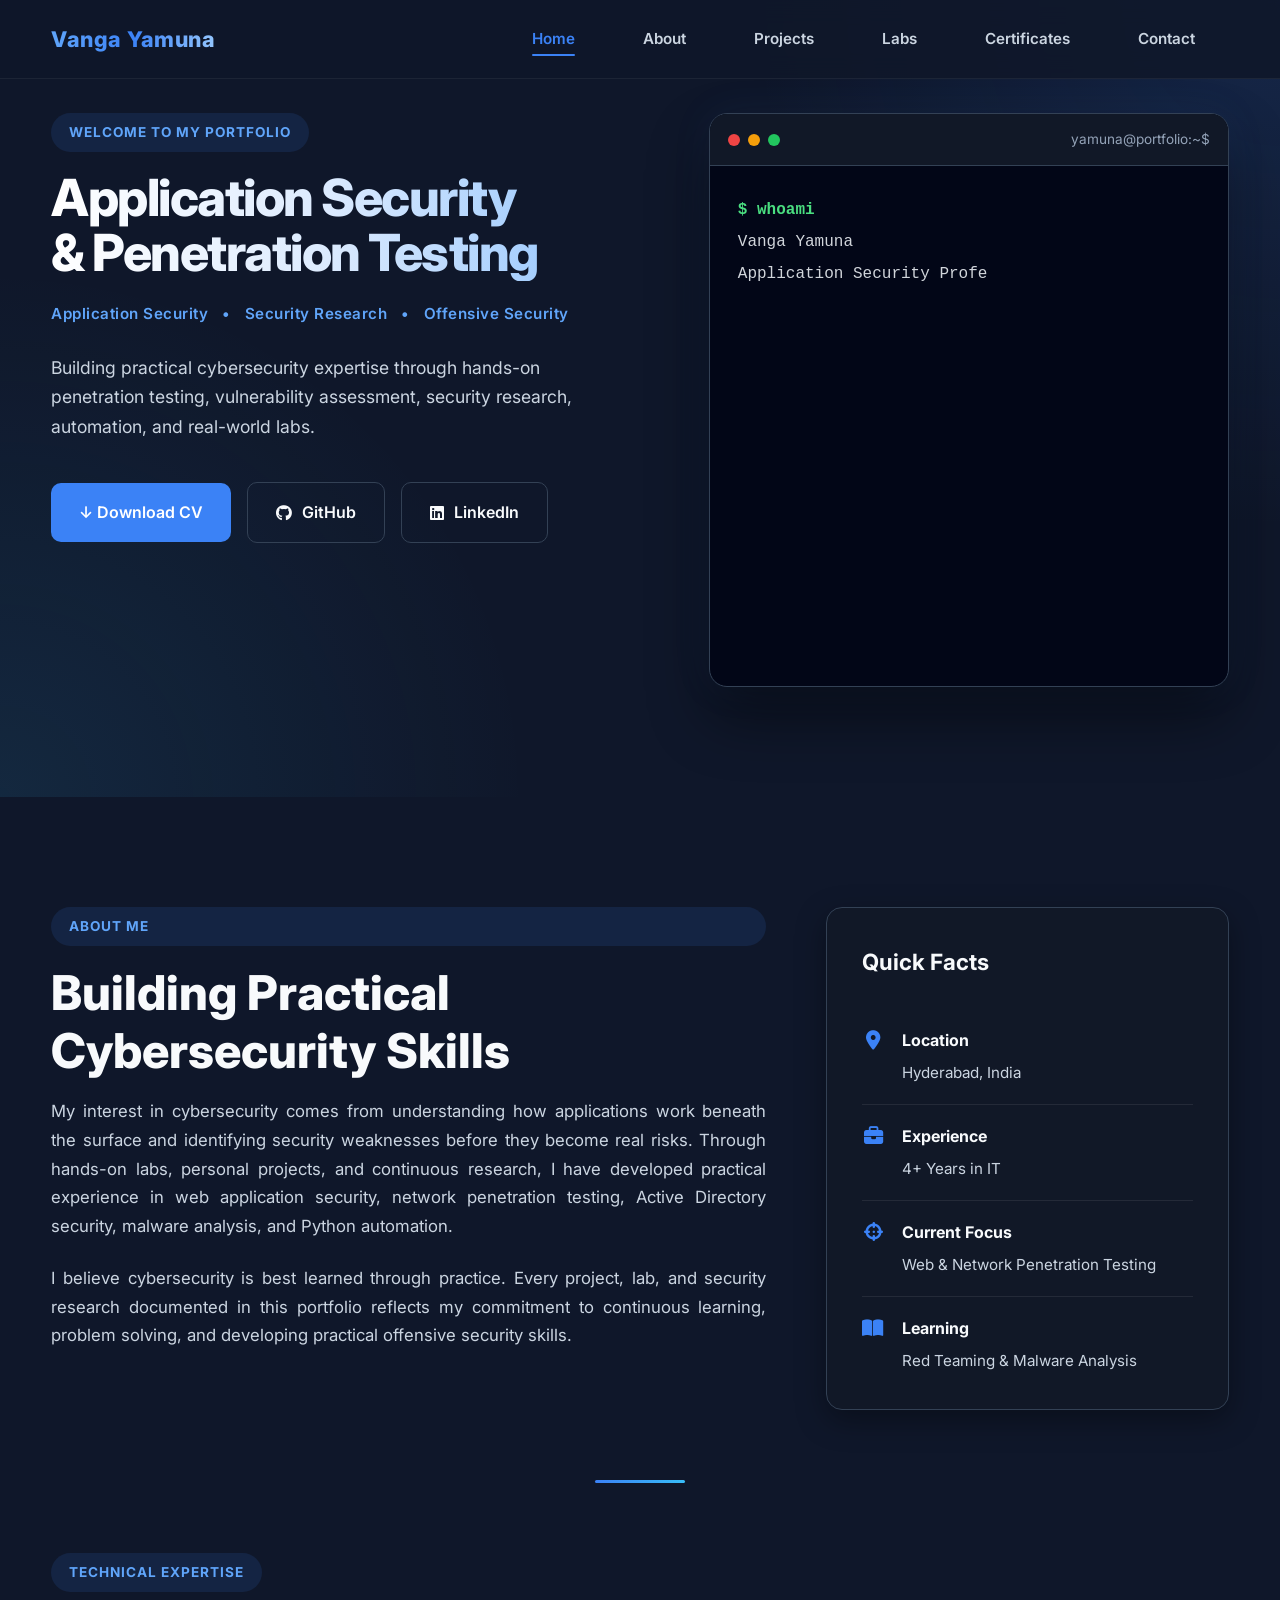
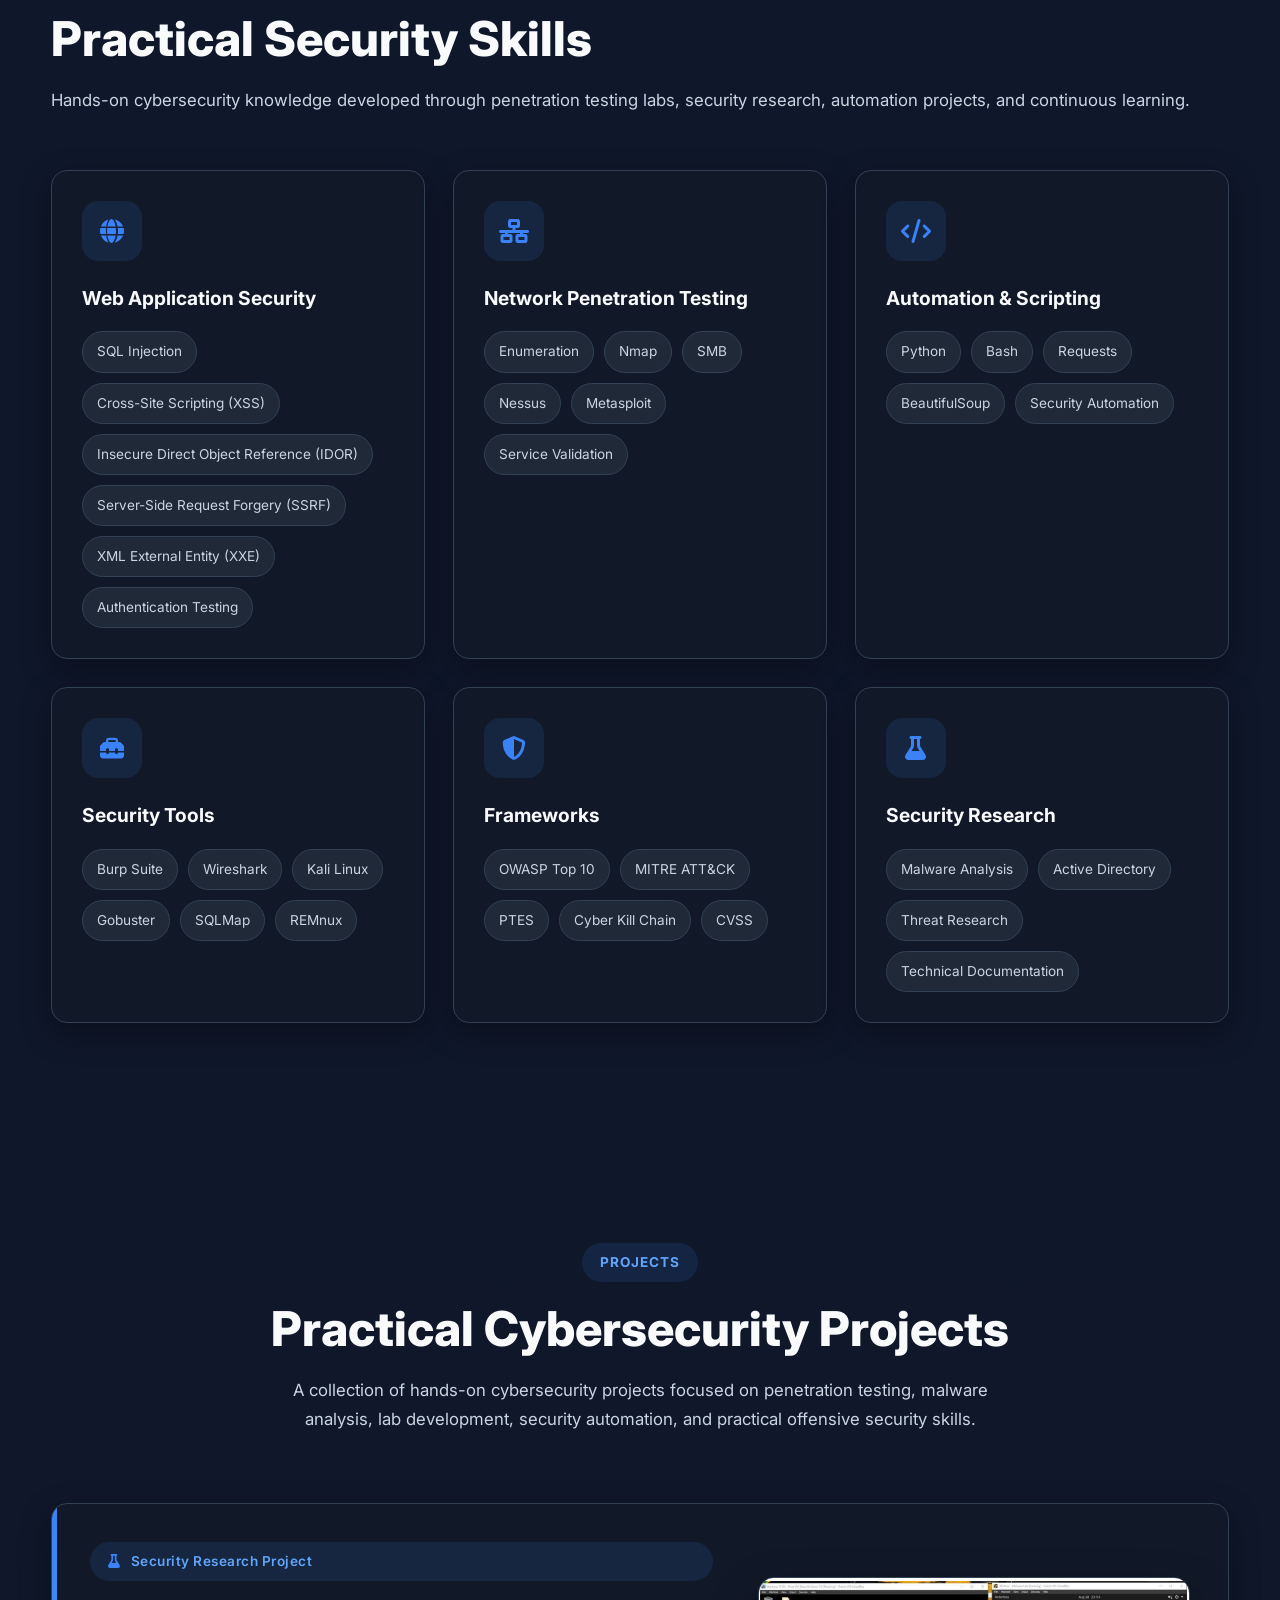
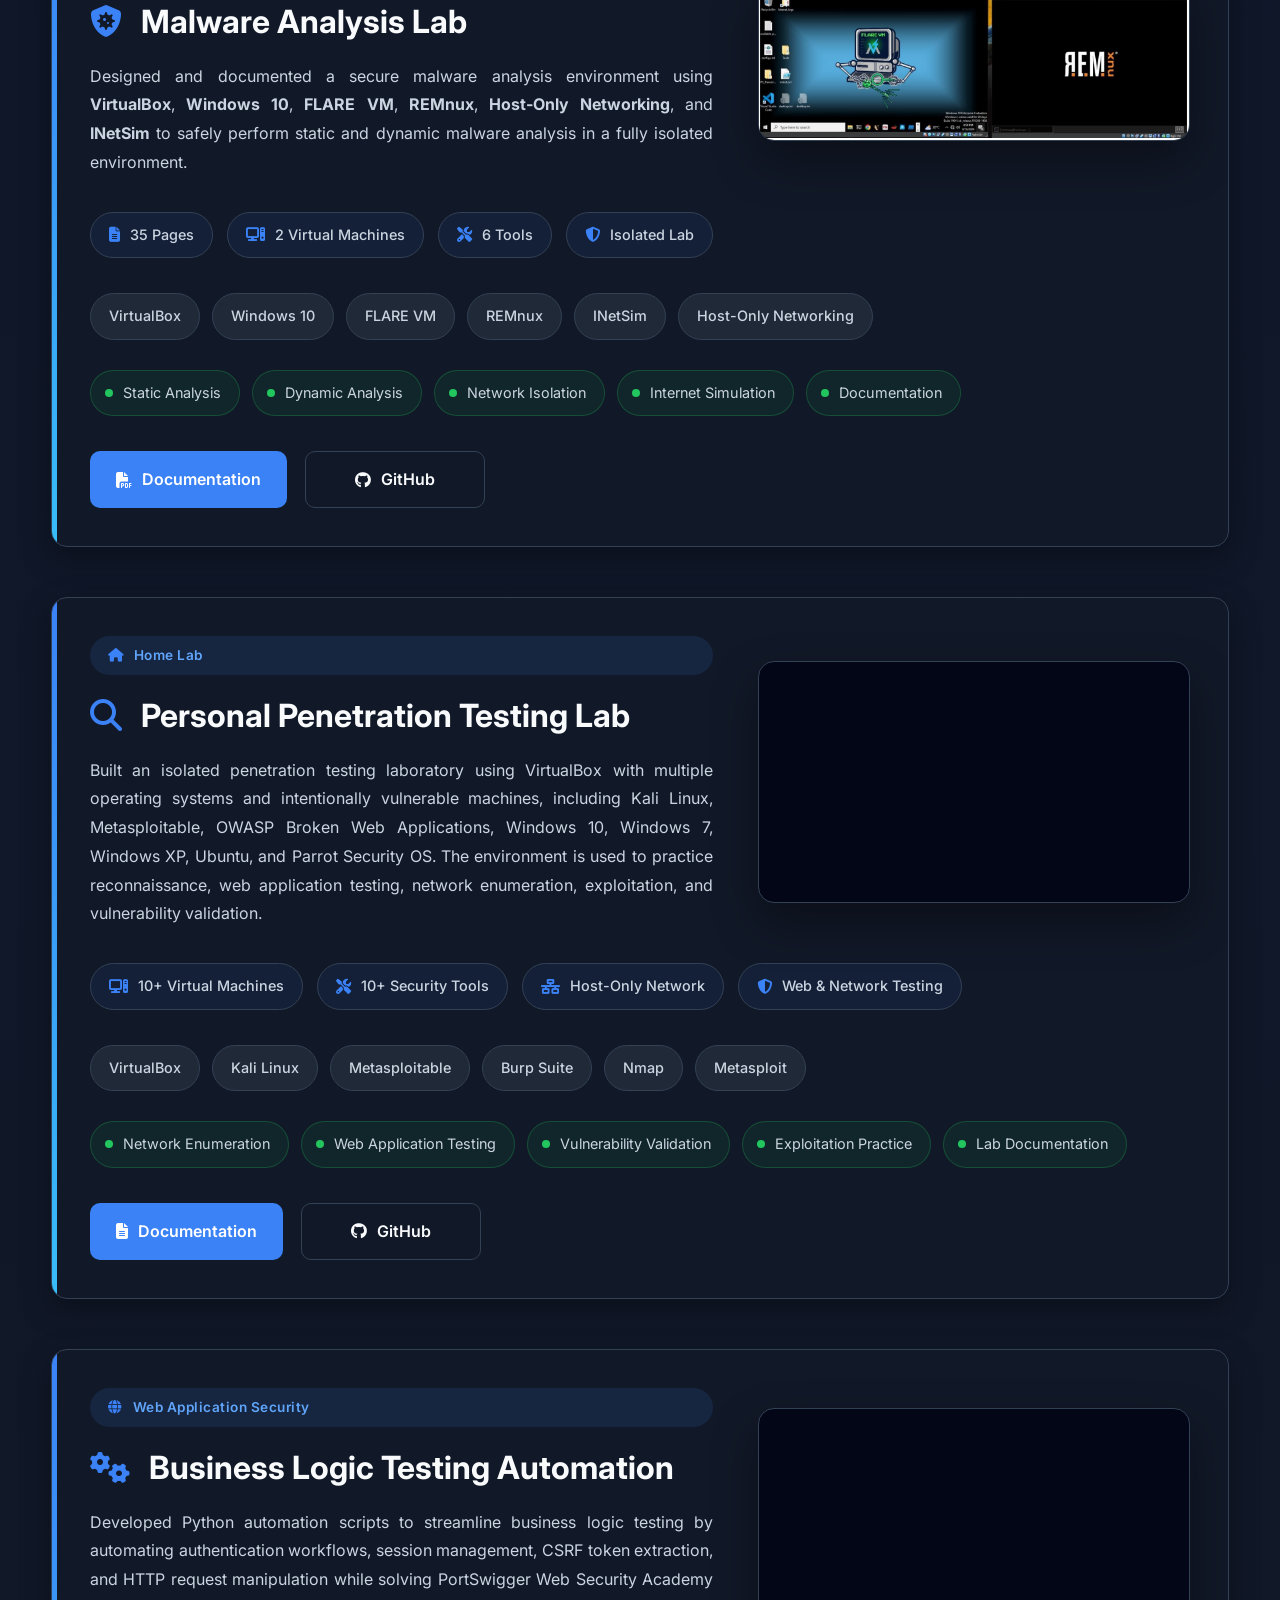
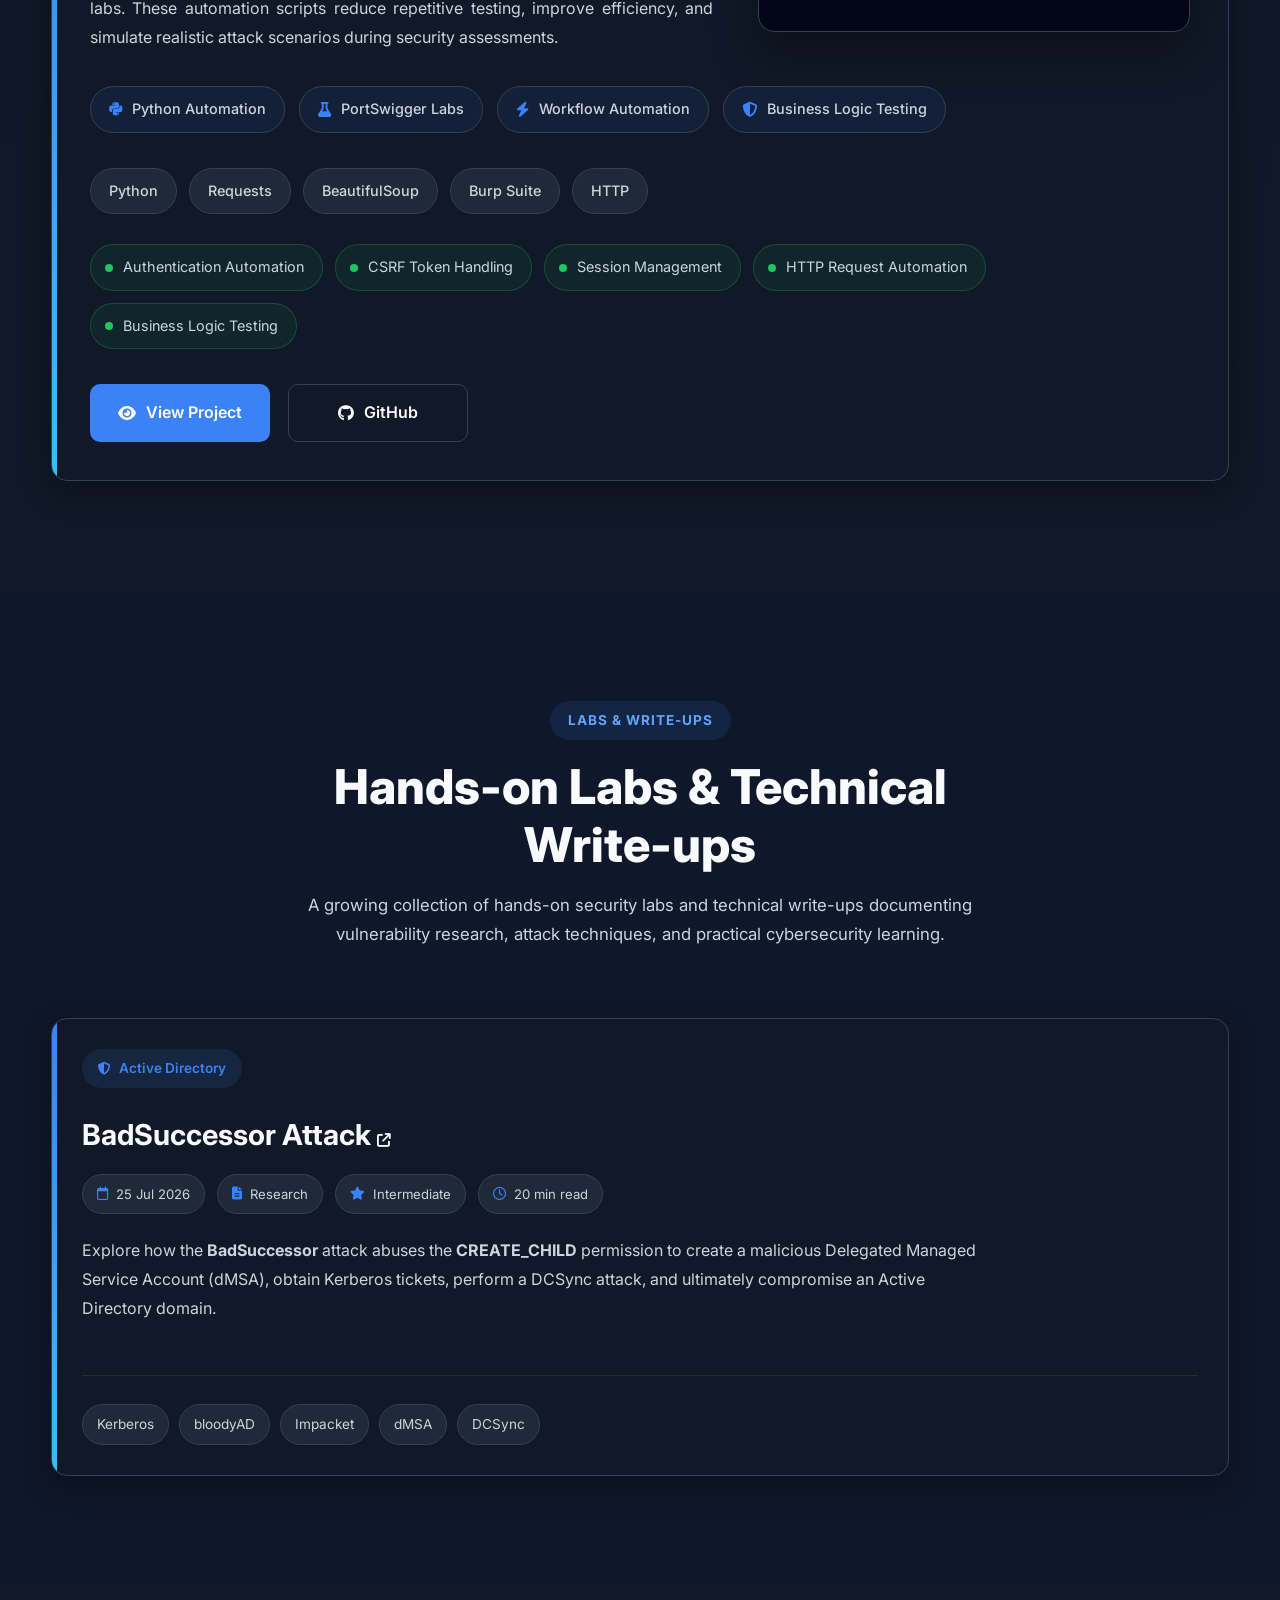
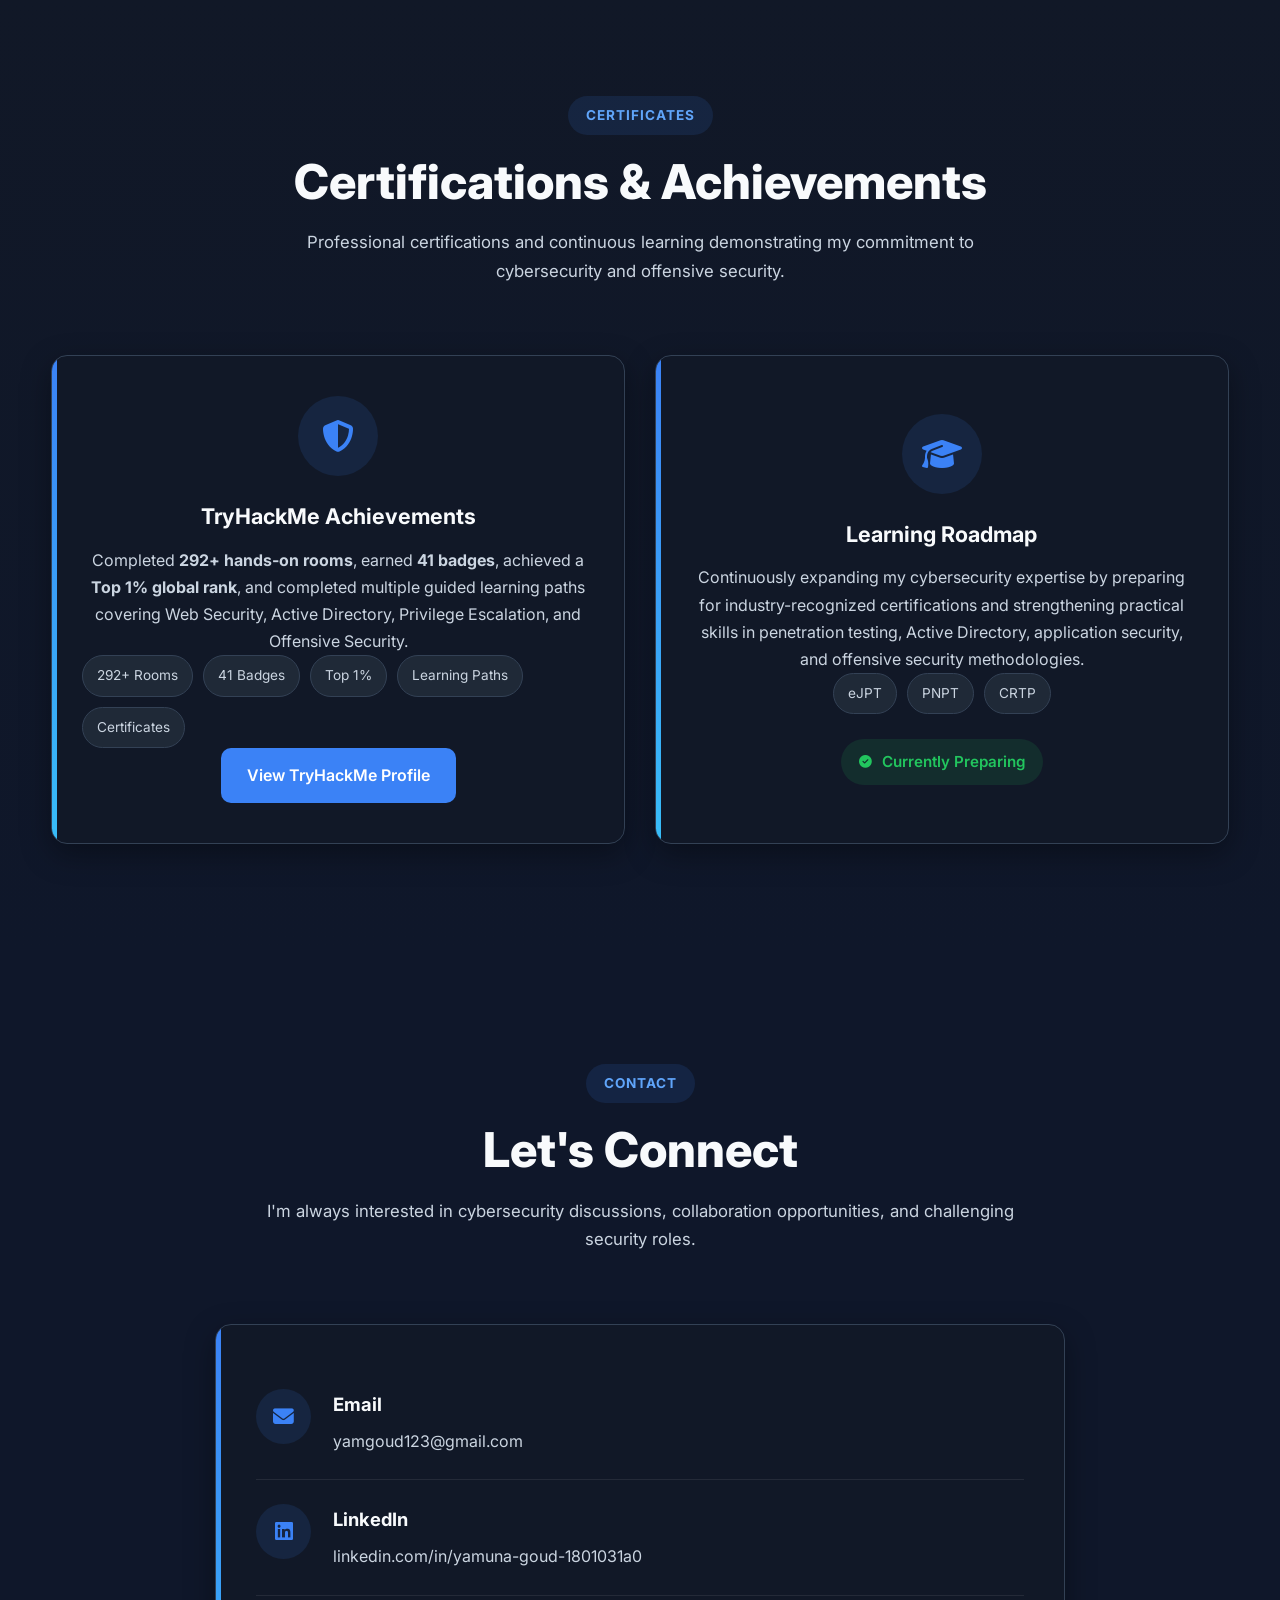
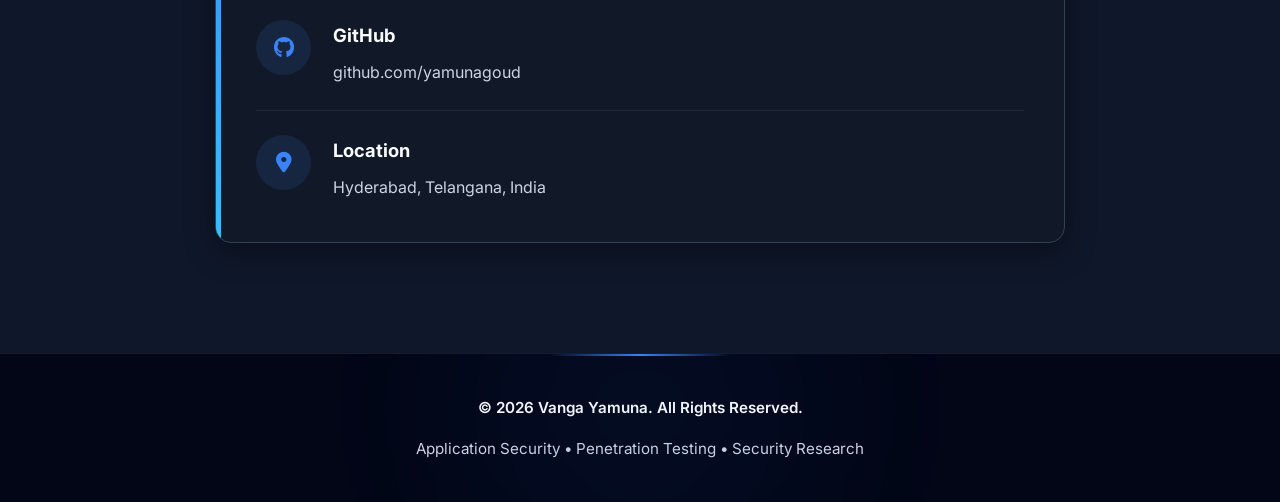
<file: index.html>
<!DOCTYPE html>
<html lang="en">
	<head>
		<!-- =========================
			 META
		========================== -->
		<meta charset="UTF-8">
		<meta
			name="viewport"
			content="width=device-width, initial-scale=1.0">
		<meta
			name="description"
			content="Cybersecurity portfolio of Vanga Yamuna showcasing web application security, network penetration testing, malware analysis, security research, and hands-on cybersecurity projects.">
		<meta
			name="keywords"
			content="Cybersecurity, Penetration Testing, Web Security, Malware Analysis, Application Security, Burp Suite, Nmap, Python, Security Research">
		<meta
			name="author"
			content="Vanga Yamuna">
		<title>
			Vanga Yamuna | Cybersecurity Portfolio
		</title>

		<!-- =========================
			 FONTAWESOME
		========================== -->
		<link
			rel="stylesheet"
			href="https://cdnjs.cloudflare.com/ajax/libs/font-awesome/6.7.2/css/all.min.css">
		<!-- =========================
			 CSS FILES
		========================== -->
		<link rel="stylesheet" href="css/style.css">
		<link rel="stylesheet" href="css/header.css">
		<link rel="stylesheet" href="css/hero.css">
		<link rel="stylesheet" href="css/about.css">
		<link rel="stylesheet" href="css/projects.css">
		<link rel="stylesheet" href="css/labs.css">
		<link rel="stylesheet" href="css/certificates.css">
		<link rel="stylesheet" href="css/contact.css">
		<link rel="stylesheet" href="css/footer.css">
		<link rel="stylesheet" href="css/responsive.css">
	</head>
	<body>
		<!-- ==================================================
			 HEADER
		================================================== -->
		<header class="header">
			<div class="container">
				<!-- Logo -->
				<a href="#hero" class="logo">
					<span>Vanga Yamuna</span>
				</a>
				<!-- Navigation -->
				<nav class="navbar" aria-label="Primary Navigation">
					<ul class="nav-list">
						<li><a href="#hero" class="active">
							Home
						</a><li>
						<li><a href="#about">
							About
						</a><li>
						<li><a href="#projects">
							Projects
						</a><li>
						<li><a href="#labs">
							Labs
						</a><li>
						<li><a href="#certificates">
							Certificates
						</a><li>
						<li><a href="#contact">
							Contact
						</a><li>
					</ul>
				</nav>
			</div>
		</header>
		
		<!-- ==================================================
			 HERO SECTION
		================================================== -->
		<section id="hero">
			<div class="container hero-container">
				<!-- ===========================
					 LEFT CONTENT
				============================ -->
				<div class="hero-content">
					<span class="section-label">
						Welcome to My Portfolio
					</span>
					<h1>
						Application Security
						<br>
						&amp; Penetration Testing
					</h1>
					<div class="hero-tagline">
						<span>Application Security</span>
						<span>•</span>
						<span>Security Research</span>
						<span>•</span>
						<span>Offensive Security</span>
					</div>
					<p>
						Building practical cybersecurity expertise through
						hands-on penetration testing, vulnerability assessment,
						security research, automation, and real-world labs.
					</p>

					<!-- Buttons -->
					<div class="hero-buttons">
						<a
							href="VangaYamuna.pdf"
							class="btn btn-primary">
							↓ Download CV
						</a>
						<a
							href="https://github.com/yamunagoud"
							target="_blank"
							rel="noopener noreferrer"
							class="btn btn-secondary">
							<i class="fa-brands fa-github"></i>

							GitHub
						</a>
						<a
							href="https://www.linkedin.com/in/yamuna-goud-1801031a0/"
							target="_blank"
							rel="noopener noreferrer"
							class="btn btn-secondary">
							<i class="fa-brands fa-linkedin"></i>
							LinkedIn
						</a>
					</div>
				</div>
				<!-- ===========================
					 TERMINAL
				============================ -->
				<aside
    class="hero-terminal"
    aria-label="Terminal Preview">

    <div class="terminal-header">

        <div class="terminal-buttons"
             aria-hidden="true">

            <span class="red"></span>
            <span class="yellow"></span>
            <span class="green"></span>

        </div>

        <span class="terminal-title">

            yamuna@portfolio:~$

        </span>

    </div>

	<pre id="terminal-output"></pre>

</aside>
			</div>
		</section>
		

		<!-- ==================================================
			 ABOUT SECTION
		================================================== -->
		<section id="about">
			<div class="container">
				<!-- ==========================================
					 ABOUT INTRO
				=========================================== -->
				<div class="about-grid">
					<!-- Left Content -->
					<div class="about-content">
						<span class="section-label">
							About Me
						</span>
						<h2 class="section-title">
							Building Practical Cybersecurity Skills
						</h2>
						<p class="section-description">
							My interest in cybersecurity comes from understanding how
							applications work beneath the surface and identifying
							security weaknesses before they become real risks.
							Through hands-on labs, personal projects, and continuous
							research, I have developed practical experience in
							web application security, network penetration testing,
							Active Directory security, malware analysis,
							and Python automation.
						</p>
						<p>
							I believe cybersecurity is best learned through practice.
							Every project, lab, and security research documented
							in this portfolio reflects my commitment to continuous
							learning, problem solving, and developing practical
							offensive security skills.
						</p>
					</div>
					<!-- ==========================================
						 QUICK FACTS
					=========================================== -->
					<aside class="card about-card">
						<h3>
							Quick Facts
						</h3>
						<div class="about-fact">
							<i class="fa-solid fa-location-dot"></i>
							<div>
								<strong>Location</strong>
								<p>Hyderabad, India</p>
							</div>
						</div>
						<div class="about-fact">
							<i class="fa-solid fa-briefcase"></i>
							<div>
								<strong>Experience</strong>
								<p>4+ Years in IT</p>
							</div>
						</div>
						<div class="about-fact">
							<i class="fa-solid fa-crosshairs"></i>
							<div>
								<strong>Current Focus</strong>
								<p>Web &amp; Network Penetration Testing</p>
							</div>
						</div>
						<div class="about-fact">
							<i class="fa-solid fa-book-open"></i>
							<div>
								<strong>Learning</strong>
								<p>Red Teaming &amp; Malware Analysis</p>
							</div>
						</div>
					</aside>
				</div>
				<!-- Divider -->
				<div class="section-divider"></div>

				<!-- ==========================================
					 TECHNICAL EXPERTISE
				=========================================== -->
				<div class="expertise-section">
					<span class="section-label">
						Technical Expertise
					</span>
					<h2 class="section-title">
						Practical Security Skills
					</h2>
					<p class="section-description">
						Hands-on cybersecurity knowledge developed through
						penetration testing labs, security research,
						automation projects, and continuous learning.
					</p>
					<div class="expertise-grid">
						<!-- Card -->
						<article class="card expertise-card">
							<i class="fa-solid fa-globe expertise-icon"></i>
							<h3>
								Web Application Security
							</h3>
							<div class="chip-group">
								<span class="chip">SQL Injection</span>
								<span class="chip">Cross-Site Scripting (XSS)</span>
								<span class="chip">Insecure Direct Object Reference (IDOR)</span>
								<span class="chip">Server-Side Request Forgery (SSRF)</span>
								<span class="chip">XML External Entity (XXE)</span>
								<span class="chip">Authentication Testing</span>
							</div>
						</article>
						<!-- Card -->
						<article class="card expertise-card">
							<i class="fa-solid fa-network-wired expertise-icon"></i>
							<h3>
								Network Penetration Testing
							</h3>
							<div class="chip-group">
								<span class="chip">Enumeration</span>
								<span class="chip">Nmap</span>
								<span class="chip">SMB</span>
								<span class="chip">Nessus</span>
								<span class="chip">Metasploit</span>
								<span class="chip">Service Validation</span>
							</div>
						</article>
						<!-- Card -->
						<article class="card expertise-card">
							<i class="fa-solid fa-code expertise-icon"></i>
							<h3>
								Automation &amp; Scripting
							</h3>
							<div class="chip-group">
								<span class="chip">Python</span>
								<span class="chip">Bash</span>
								<span class="chip">Requests</span>
								<span class="chip">BeautifulSoup</span>
								<span class="chip">Security Automation</span>
							</div>
						</article>
						<!-- Card -->
						<article class="card expertise-card">
							<i class="fa-solid fa-toolbox expertise-icon"></i>
							<h3>
								Security Tools
							</h3>
							<div class="chip-group">
								<span class="chip">Burp Suite</span>
								<span class="chip">Wireshark</span>
								<span class="chip">Kali Linux</span>
								<span class="chip">Gobuster</span>
								<span class="chip">SQLMap</span>
								<span class="chip">REMnux</span>
							</div>
						</article>
						<!-- Card -->
						<article class="card expertise-card">
							<i class="fa-solid fa-shield-halved expertise-icon"></i>
							<h3>
								Frameworks
							</h3>
							<div class="chip-group">
								<span class="chip">OWASP Top 10</span>
								<span class="chip">MITRE ATT&amp;CK</span>
								<span class="chip">PTES</span>
								<span class="chip">Cyber Kill Chain</span>
								<span class="chip">CVSS</span>
							</div>
						</article>
						<!-- Card -->
						<article class="card expertise-card">
							<i class="fa-solid fa-flask expertise-icon"></i>
							<h3>
								Security Research
							</h3>
							<div class="chip-group">
								<span class="chip">Malware Analysis</span>
								<span class="chip">Active Directory</span>
								<span class="chip">Threat Research</span>
								<span class="chip">Technical Documentation</span>
							</div>
						</article>
					</div>
				</div>
			</div>
		</section>

		<!-- ==================================================
			 PROJECTS SECTION
		================================================== -->
		<section id="projects">
			<div class="container">
				<!-- ==========================================
					 SECTION HEADER
				=========================================== -->
				<div class="section-header">
					<span class="section-label">
						Projects
					</span>
					<h2 class="section-title">
						Practical Cybersecurity Projects
					</h2>
					<p class="section-description">
						A collection of hands-on cybersecurity projects focused on
						penetration testing, malware analysis, lab development,
						security automation, and practical offensive security
						skills.
					</p>
				</div>
				<!-- ==========================================
					 MALWARE ANALYSIS LAB
				=========================================== -->
				<article class="card project-card">
					<div class="project-header">
						<div class="project-content">
							<span class="project-category">
								<i class="fa-solid fa-flask"></i>
								Security Research Project
							</span>
							<h3>
								<i class="fa-solid fa-shield-virus"></i>
								Malware Analysis Lab
							</h3>
							<p>
								Designed and documented a secure malware analysis
								environment using
								<strong>VirtualBox</strong>,
								<strong>Windows 10</strong>,
								<strong>FLARE VM</strong>,
								<strong>REMnux</strong>,
								<strong>Host-Only Networking</strong>,
								and
								<strong>INetSim</strong>
								to safely perform static and dynamic malware
								analysis in a fully isolated environment.
							</p>
						</div>
						<figure class="project-image">
							<a
								href="Projects/malware-lab/images/malware-lab.png"
								target="_blank"
								rel="noopener noreferrer">
								<img
									src="Projects/malware-lab/images/malware-lab.png"
									alt="Malware Analysis Lab Environment"
									loading="lazy">
							</a>
						</figure>
					</div>
					<!-- Statistics -->
					<div class="project-stats">
						<span>
							<i class="fa-solid fa-file-lines"></i>
							35 Pages
						</span>
						<span>
							<i class="fa-solid fa-computer"></i>
							2 Virtual Machines
						</span>
						<span>
							<i class="fa-solid fa-screwdriver-wrench"></i>
							6 Tools
						</span>
						<span>
							<i class="fa-solid fa-shield-halved"></i>
							Isolated Lab
						</span>
					</div>
					<!-- Technology Stack -->
					<div class="tech-stack">
						<span>VirtualBox</span>
						<span>Windows 10</span>
						<span>FLARE VM</span>
						<span>REMnux</span>
						<span>INetSim</span>
						<span>Host-Only Networking</span>
					</div>
					<!-- Highlights -->
					<div class="project-highlights">
						<span>Static Analysis</span>
						<span>Dynamic Analysis</span>
						<span>Network Isolation</span>
						<span>Internet Simulation</span>
						<span>Documentation</span>
					</div>
					<!-- Buttons -->
					<div class="project-links">
						<a
							href="https://github.com/yamunagoud/007-Malware-Analysis-Lab-Setup/blob/main/Malware_Analysis_Lab_Setup.pdf"
							target="_blank"
							rel="noopener noreferrer"
							class="btn btn-primary">
							<i class="fa-solid fa-file-pdf"></i>
							Documentation
						</a>
						<a
							href="https://github.com/yamunagoud/007-Malware-Analysis-Lab-Setup"
							target="_blank"
							rel="noopener noreferrer"
							class="btn btn-secondary">
							<i class="fa-brands fa-github"></i>
							GitHub
						</a>
					</div>
				</article>
				<!-- ==========================================
					 PERSONAL PENETRATION TESTING LAB
				=========================================== -->
				<article class="card project-card">
					<div class="project-header">
						<div class="project-content">
							<span class="project-category">
								<i class="fa-solid fa-house"></i>
								Home Lab
							</span>
							<h3>
								<i class="fa-solid fa-magnifying-glass"></i>
								Personal Penetration Testing Lab
							</h3>
							<p>
								Built an isolated penetration testing laboratory
								using VirtualBox with multiple operating systems
								and intentionally vulnerable machines, including
								Kali Linux, Metasploitable, OWASP Broken Web
								Applications, Windows 10, Windows 7, Windows XP,
								Ubuntu, and Parrot Security OS.

								The environment is used to practice reconnaissance,
								web application testing, network enumeration,
								exploitation, and vulnerability validation.
							</p>
						</div>
						<figure class="project-image">
							<a
								href="Projects/pentesting_lab/images/virtualbox-overview.png"
								target="_blank"
								rel="noopener noreferrer">

								<img
									src="Projects/pentesting_lab/images/virtualbox-overview.png"
									alt="Personal Penetration Testing Lab"
									loading="lazy">
							</a>
						</figure>
					</div>
					<!-- Statistics -->
					<div class="project-stats">
						<span>
							<i class="fa-solid fa-computer"></i>
							10+ Virtual Machines
						</span>
						<span>
							<i class="fa-solid fa-screwdriver-wrench"></i>
							10+ Security Tools
						</span>
						<span>
							<i class="fa-solid fa-network-wired"></i>
							Host-Only Network
						</span>
						<span>
							<i class="fa-solid fa-shield-halved"></i>
							Web & Network Testing
						</span>
					</div>
					<!-- Technology Stack -->
					<div class="tech-stack">
						<span>VirtualBox</span>
						<span>Kali Linux</span>
						<span>Metasploitable</span>
						<span>Burp Suite</span>
						<span>Nmap</span>
						<span>Metasploit</span>
					</div>
					<!-- Highlights -->
					<div class="project-highlights">
						<span>Network Enumeration</span>
						<span>Web Application Testing</span>
						<span>Vulnerability Validation</span>
						<span>Exploitation Practice</span>
						<span>Lab Documentation</span>
					</div>
					<!-- Buttons -->
					<div class="project-links">
						<a
							href="https://github.com/yamunagoud/008-Personal-Pentesting-Lab/blob/main/README.md"
							target="_blank"
							rel="noopener noreferrer"
							class="btn btn-primary">
							<i class="fa-solid fa-file-lines"></i>
							Documentation
						</a>
						<a
							href="https://github.com/yamunagoud/008-Personal-Pentesting-Lab"
							target="_blank"
							rel="noopener noreferrer"
							class="btn btn-secondary">
							<i class="fa-brands fa-github"></i>
							GitHub
						</a>
					</div>
				</article>
						<!-- ==========================================
					 BUSINESS LOGIC TESTING AUTOMATION
				=========================================== -->
				<article class="card project-card">
					<div class="project-header">
						<div class="project-content">
							<span class="project-category">
								<i class="fa-solid fa-globe"></i>
								Web Application Security
							</span>
							<h3>
								<i class="fa-solid fa-gears"></i>
								Business Logic Testing Automation
							</h3>
							<p>
								Developed Python automation scripts to streamline
								business logic testing by automating authentication
								workflows, session management, CSRF token extraction,
								and HTTP request manipulation while solving
								PortSwigger Web Security Academy labs.

								These automation scripts reduce repetitive testing,
								improve efficiency, and simulate realistic attack
								scenarios during security assessments.
							</p>
						</div>
						<figure class="project-image">
							<a
								href="Projects/project-business-logic/images/Business_Lgic_VS/burp_proxy_And_Lab_Status.png"
								target="_blank"
								rel="noopener noreferrer">
								<img
									src="Projects/project-business-logic/images/Business_Lgic_VS/burp_proxy_And_Lab_Status.png"
									alt="Business Logic Testing Automation"
									loading="lazy">
							</a>
						</figure>
					</div>
					<!-- Statistics -->
					<div class="project-stats">
						<span>
							<i class="fa-brands fa-python"></i>
							Python Automation
						</span>
						<span>
							<i class="fa-solid fa-flask"></i>
							PortSwigger Labs
						</span>
						<span>
							<i class="fa-solid fa-bolt"></i>
							Workflow Automation
						</span>
						<span>
							<i class="fa-solid fa-shield-halved"></i>
							Business Logic Testing
						</span>
					</div>
					<!-- Technology Stack -->
					<div class="tech-stack">
						<span>Python</span>
						<span>Requests</span>
						<span>BeautifulSoup</span>
						<span>Burp Suite</span>
						<span>HTTP</span>
					</div>
					<!-- Highlights -->
					<div class="project-highlights">
						<span>Authentication Automation</span>
						<span>CSRF Token Handling</span>
						<span>Session Management</span>
						<span>HTTP Request Automation</span>
						<span>Business Logic Testing</span>
					</div>
					<!-- Buttons -->
					<div class="project-links">
						<a
							href="Projects/project-business-logic/project-business-logic.html"
							class="btn btn-primary">

							<i class="fa-solid fa-eye"></i>

							View Project

						</a>
						<a
							href="https://github.com/yamunagoud/001-Business-logic-vulnerability-scanner"
							target="_blank"
							rel="noopener noreferrer"
							class="btn btn-secondary">
							<i class="fa-brands fa-github"></i>
							GitHub
						</a>
					</div>
				</article>
			</div>
		</section>
		
		<!-- ==================================================
			 LABS SECTION
		================================================== -->
		<section id="labs">
			<div class="container">
				<div class="section-header">
					<span class="section-label">
						Labs & Write-ups
					</span>
					<h2 class="section-title">
						Hands-on Labs & Technical Write-ups
					</h2>
					<p class="section-description">
						 A growing collection of hands-on security labs and technical write-ups
						documenting vulnerability research, attack techniques, and practical
						cybersecurity learning.
					</p>
				</div>
				<div class="labs-grid">
					<a href="https://yamunagoud.notion.site/AD-BadSuccessor-3a6db86fab08809a94e8c525791358bc"
					   class="labs-card-link"
					   target="_blank"
					   rel="noopener noreferrer">
						<article class="card labs-card">
							<div class="labs-content">
								<!-- Category -->
								<span class="labs-category">
									<i class="fa-solid fa-shield-halved"></i>
									Active Directory
								</span>
								<!-- Title -->
								<h3>
									BadSuccessor Attack
									<i class="fa-solid fa-arrow-up-right-from-square"></i>
								</h3>
								<!-- Metadata -->
								<div class="chip-group labs-meta">
									<span class="chip">
										<i class="fa-regular fa-calendar"></i>
										25 Jul 2026
									</span>
									<span class="chip">
										<i class="fa-solid fa-file-lines"></i>
										Research
									</span>
									<span class="chip">
										<i class="fa-solid fa-star"></i>
										Intermediate
									</span>
									<span class="chip">
										<i class="fa-regular fa-clock"></i>
										20 min read
									</span>
								</div>
								<!-- Description -->
								<p>
									Explore how the <strong>BadSuccessor</strong> attack abuses the
									<strong>CREATE_CHILD</strong> permission to create a malicious
									Delegated Managed Service Account (dMSA), obtain Kerberos tickets,
									perform a DCSync attack, and ultimately compromise an Active Directory
									domain.
								</p>
								<hr>
								<!-- Tags -->
								<div class="chip-group">

									<span class="chip">Kerberos</span>
									<span class="chip">bloodyAD</span>
									<span class="chip">Impacket</span>
									<span class="chip">dMSA</span>
									<span class="chip">DCSync</span>
								</div>
							</div>
						</article>
					</a>
				</div>
			</div>
		</section>
		<!-- ==================================================
			 CERTIFICATES SECTION
		================================================== -->
		<section id="certificates">
			<div class="container">
				<div class="section-header">
					<span class="section-label">
						Certificates
					</span>
					<h2 class="section-title">
						Certifications & Achievements
					</h2>
					<p class="section-description">
						Professional certifications and continuous learning
						demonstrating my commitment to cybersecurity
						and offensive security.
					</p>
				</div>
				<div class="certificates-grid">
					<article class="card certificate-card">

						<div class="certificate-icon">
							<i class="fa-solid fa-shield-halved"></i>
						</div>

						<h3>TryHackMe Achievements</h3>

						<p>
							Completed <strong>292+ hands-on rooms</strong>, earned
							<strong>41 badges</strong>, achieved a
							<strong>Top 1% global rank</strong>, and completed multiple
							guided learning paths covering Web Security, Active Directory,
							Privilege Escalation, and Offensive Security.
						</p>

						<div class="chip-group">

							<span class="chip">292+ Rooms</span>

							<span class="chip">41 Badges</span>

							<span class="chip">Top 1%</span>

							<span class="chip">Learning Paths</span>

							<span class="chip">Certificates</span>

						</div>

						<a href="https://tryhackme.com/p/Yamunagoud"
						   class="btn btn-primary"
						   target="_blank"
						   rel="noopener noreferrer">

							View TryHackMe Profile

						</a>

					</article>
					<article class="card certificate-card">

						<div class="certificate-icon">
							<i class="fa-solid fa-graduation-cap"></i>
						</div>

						<h3>Learning Roadmap</h3>

						<p>
							Continuously expanding my cybersecurity expertise by preparing
							for industry-recognized certifications and strengthening
							practical skills in penetration testing, Active Directory,
							application security, and offensive security methodologies.
						</p>

						<div class="chip-group">

							<span class="chip">eJPT</span>

							<span class="chip">PNPT</span>

							<span class="chip">CRTP</span>

						</div>

						<div class="roadmap-status">

							<i class="fa-solid fa-circle-check"></i>

							Currently Preparing

						</div>

					</article>
				</div>
			</div>
		</section>
		<!-- ==================================================
			 CONTACT SECTION
		================================================== -->
		<section id="contact">
			<div class="container">
				<div class="section-header">
					<span class="section-label">
						Contact
					</span>
					<h2 class="section-title">
						Let's Connect
					</h2>
					<p class="section-description">
						I'm always interested in cybersecurity discussions,
						collaboration opportunities,
						and challenging security roles.
					</p>
				</div>
				<div class="contact-grid">
					<article class="card contact-card">
						<div class="contact-item">
							<i class="fa-solid fa-envelope"></i>
							<div>
								<h3>Email</h3>
								<a href="mailto:yamgoud123@gmail.com">
									yamgoud123@gmail.com
								</a>
							</div>
						</div>
						<div class="contact-item">
							<i class="fa-brands fa-linkedin"></i>
							<div>
								<h3>LinkedIn</h3>
								<a
									href="https://www.linkedin.com/in/yamuna-goud-1801031a0/"
									target="_blank"
									rel="noopener noreferrer">

									linkedin.com/in/yamuna-goud-1801031a0

								</a>
							</div>
						</div>
						<div class="contact-item">
							<i class="fa-brands fa-github"></i>
							<div>
								<h3>GitHub</h3>
								<a
									href="https://github.com/yamunagoud"
									target="_blank"
									rel="noopener noreferrer">

									github.com/yamunagoud

								</a>
							</div>
						</div>
						<div class="contact-item">
							<i class="fa-solid fa-location-dot"></i>
							<div>
								<h3>Location</h3>
								<p>
									Hyderabad, Telangana, India
								</p>
							</div>
						</div>
					</article>
				</div>
			</div>
		</section>

		<!-- ==================================================
			 FOOTER
		================================================== -->
		<footer class="footer">
			<div class="container">
				<p>

					© 2026 Vanga Yamuna. All Rights Reserved.

				</p>

				<p>
					Application Security • Penetration Testing • Security Research
				</p>
			</div>
		</footer>

		<!-- ==================================================
			 JAVASCRIPT
		================================================== -->
		<script src="script.js"></script>
    </body>
</html>
</file>
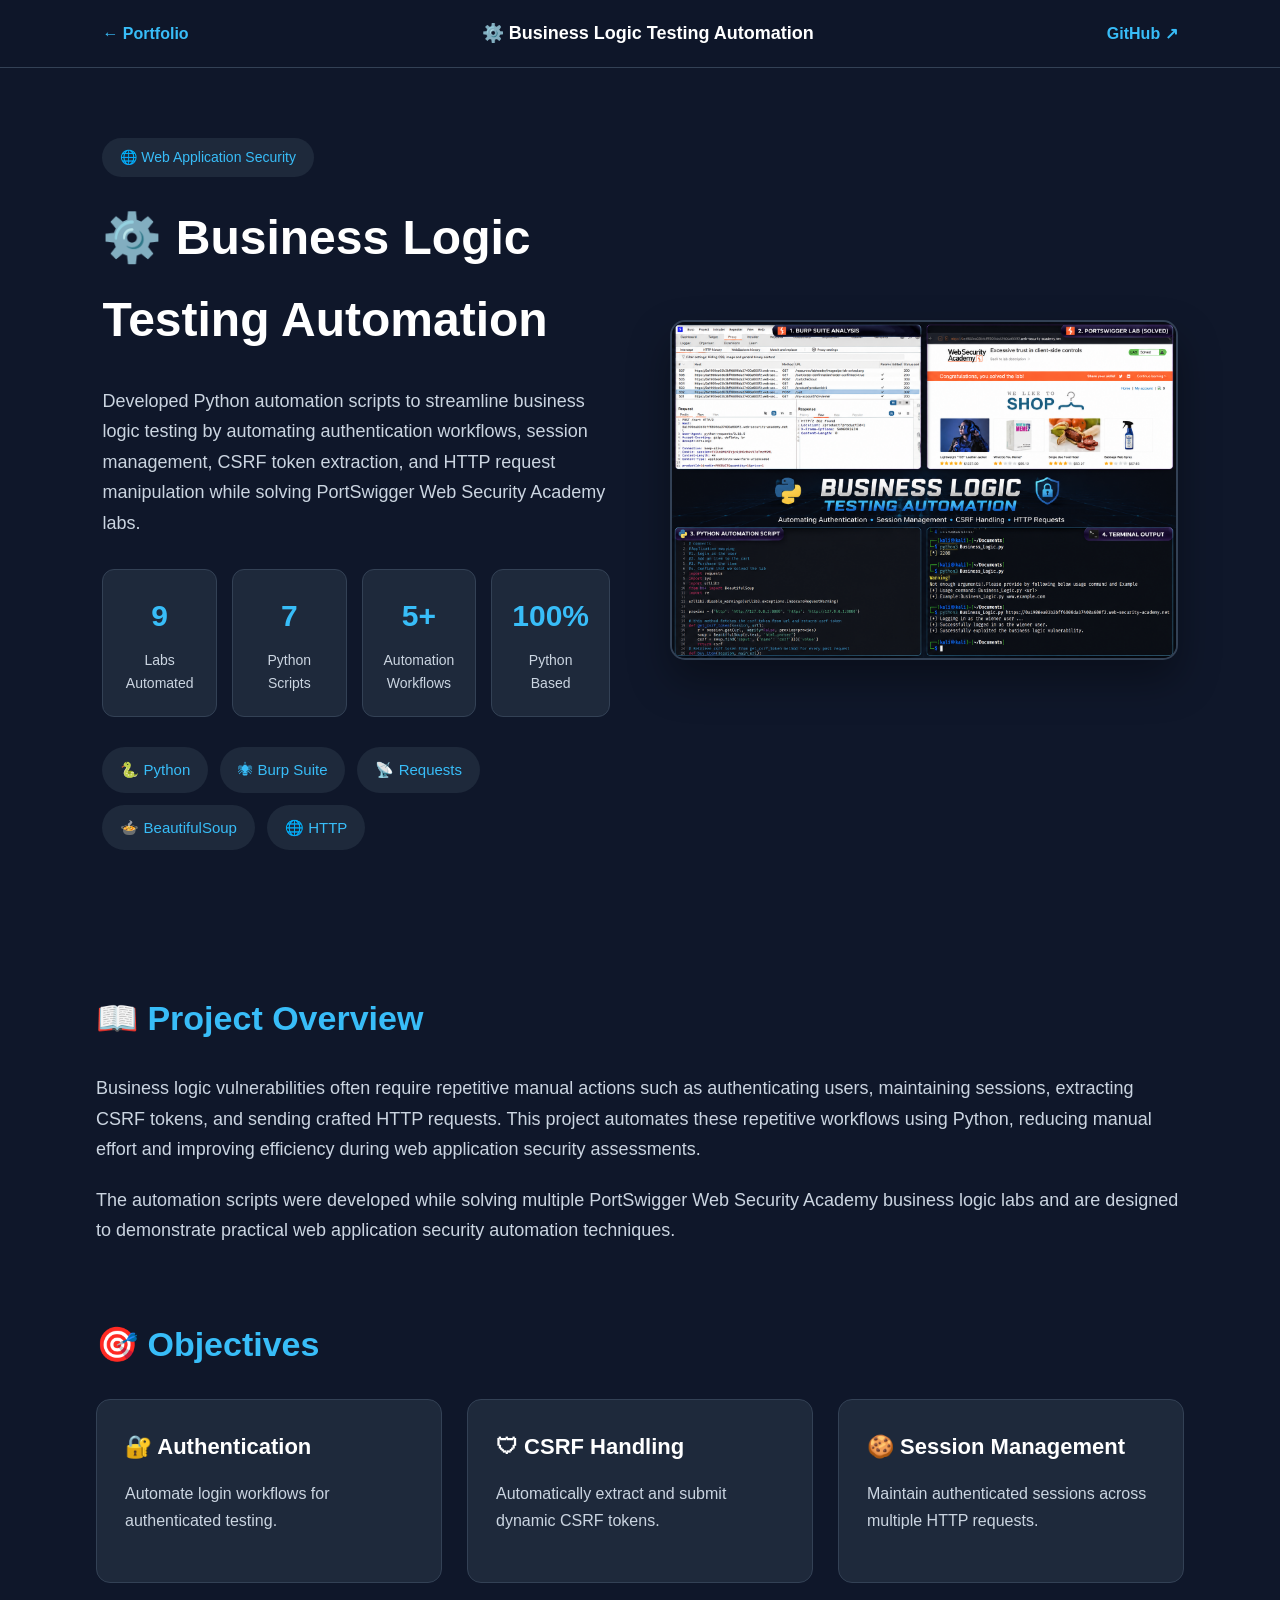
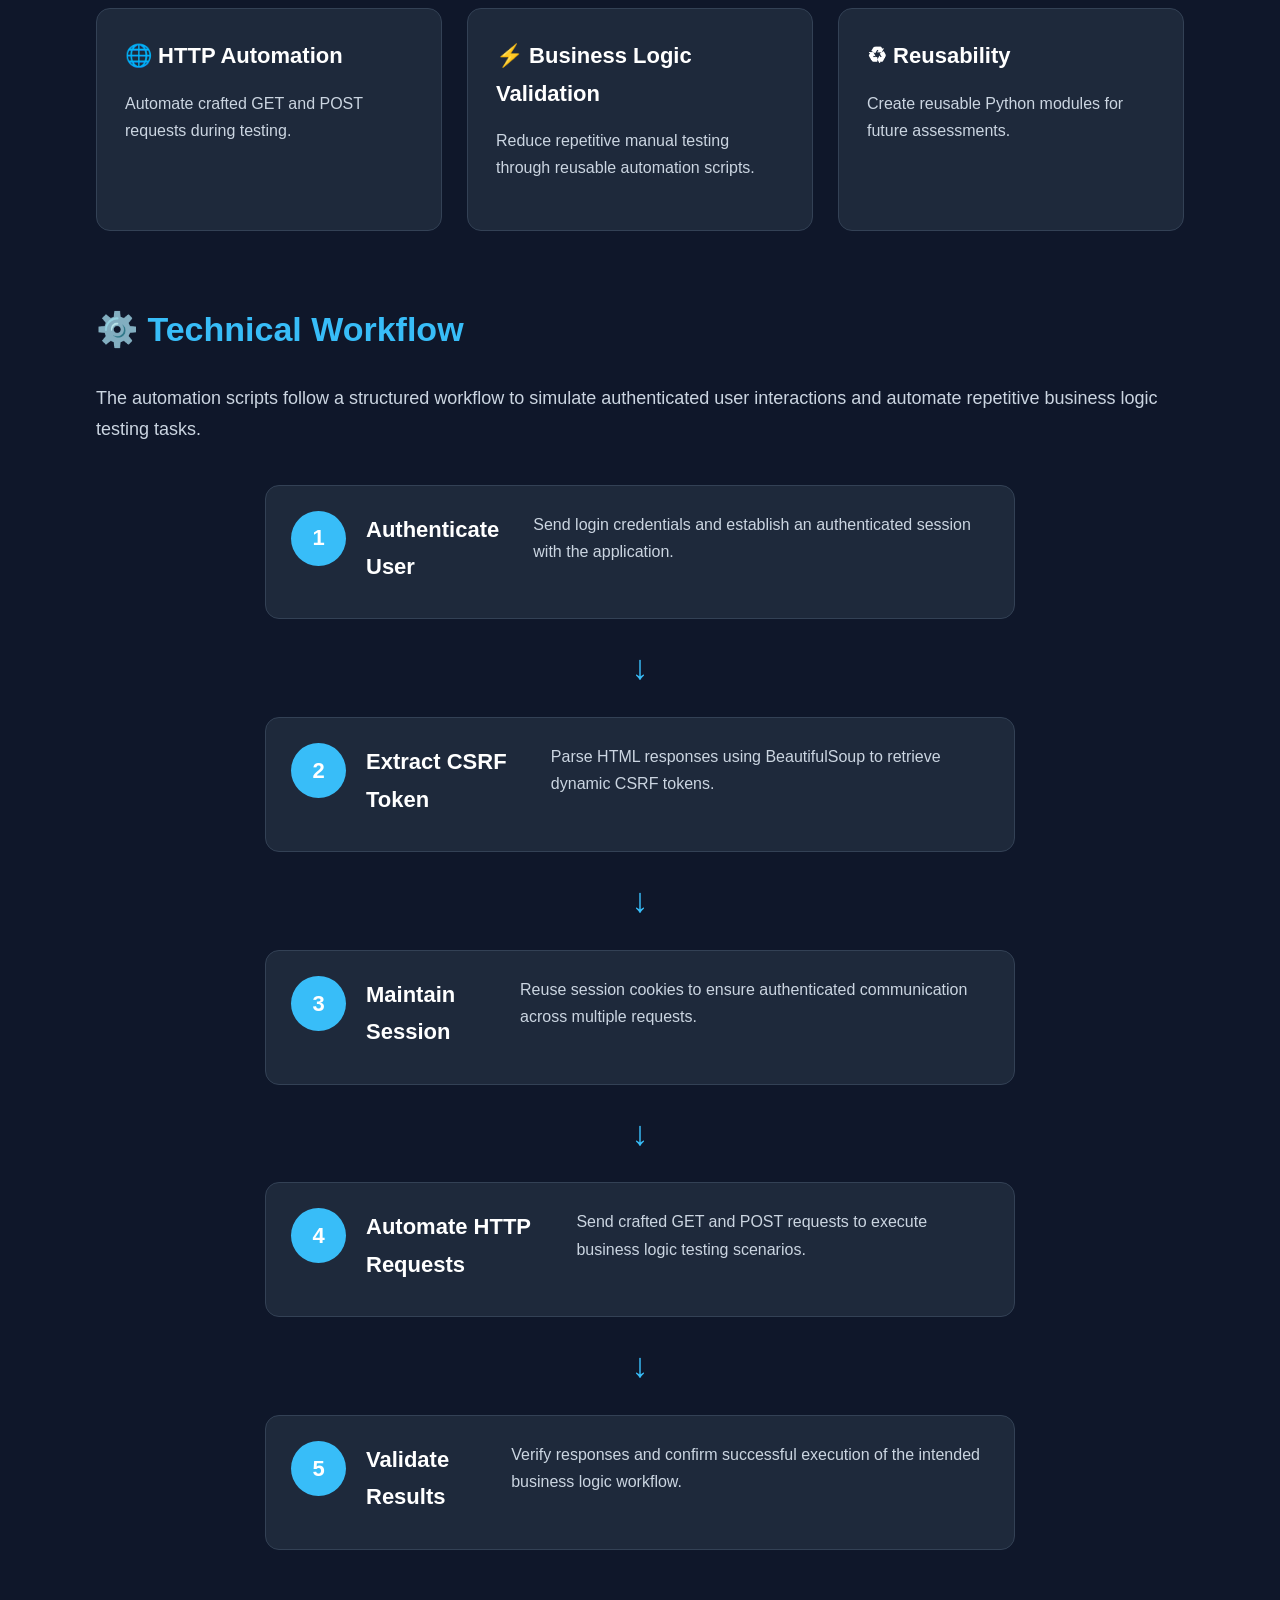
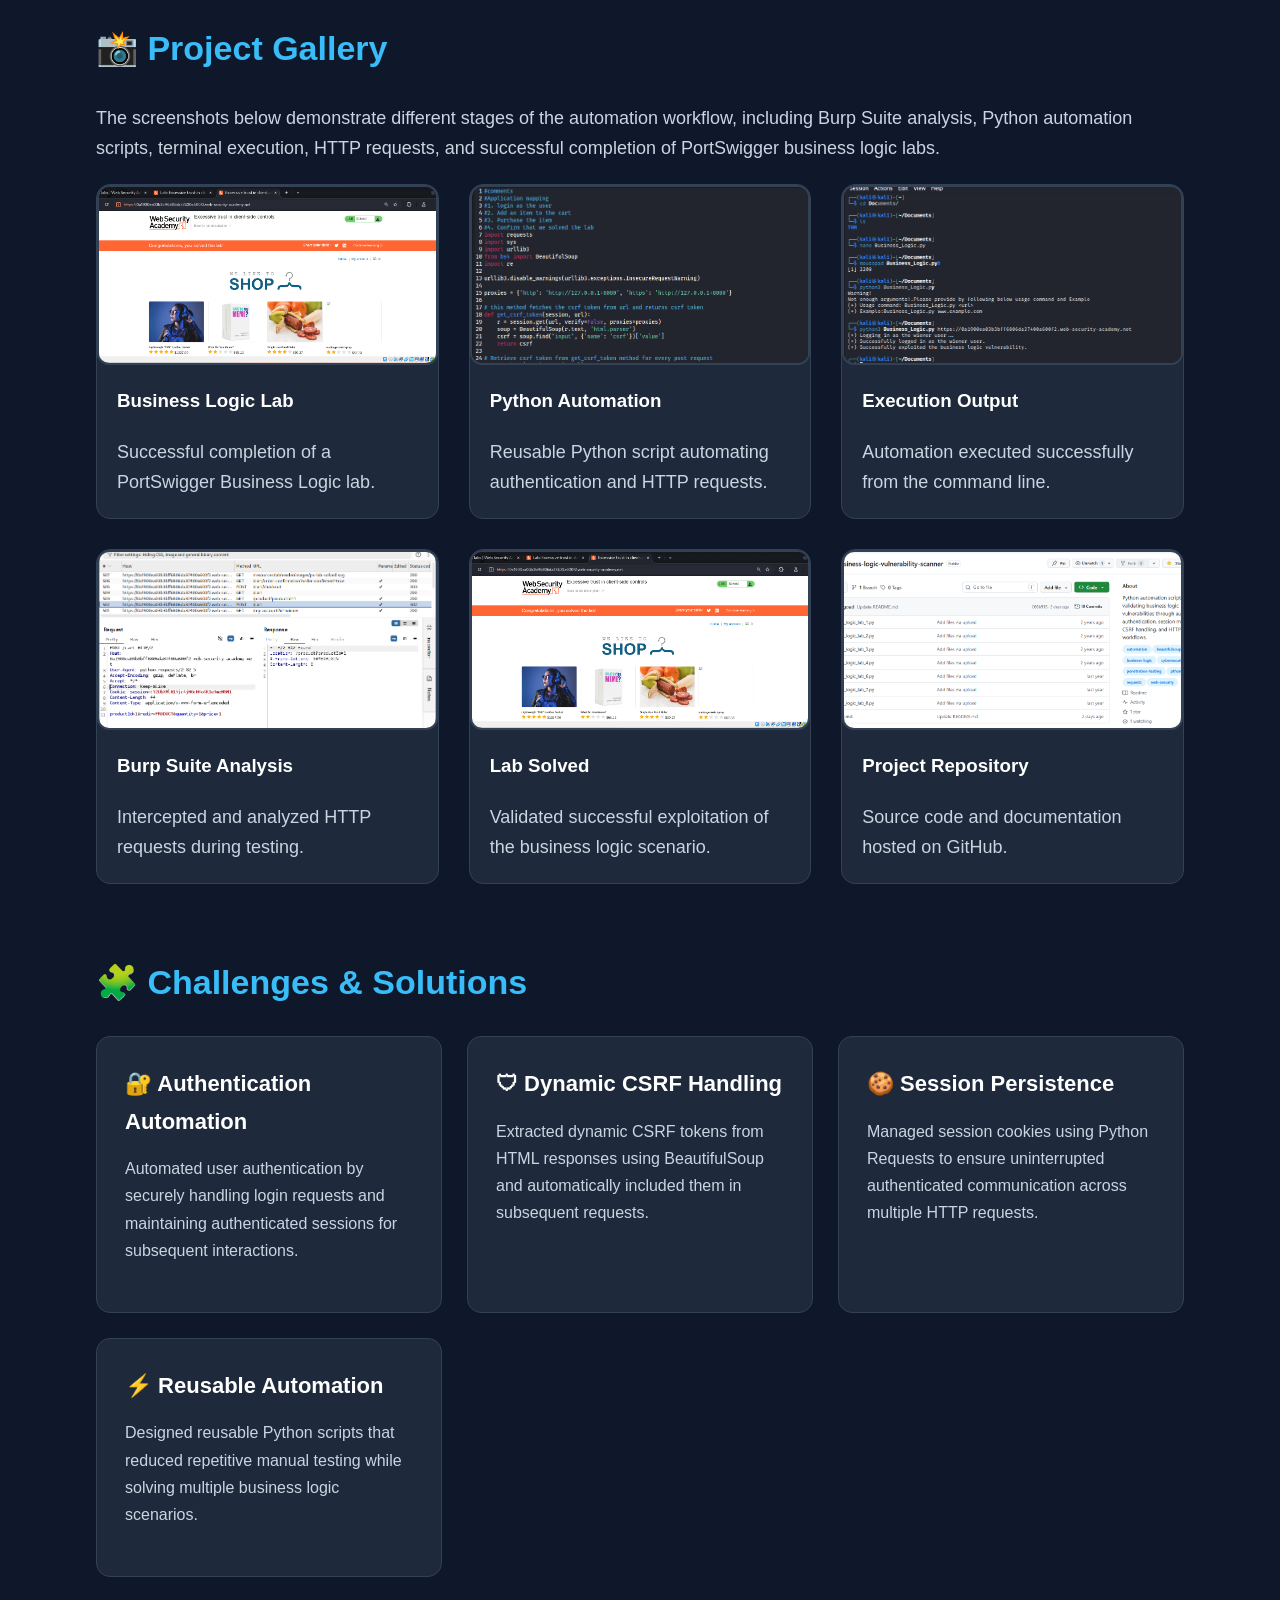
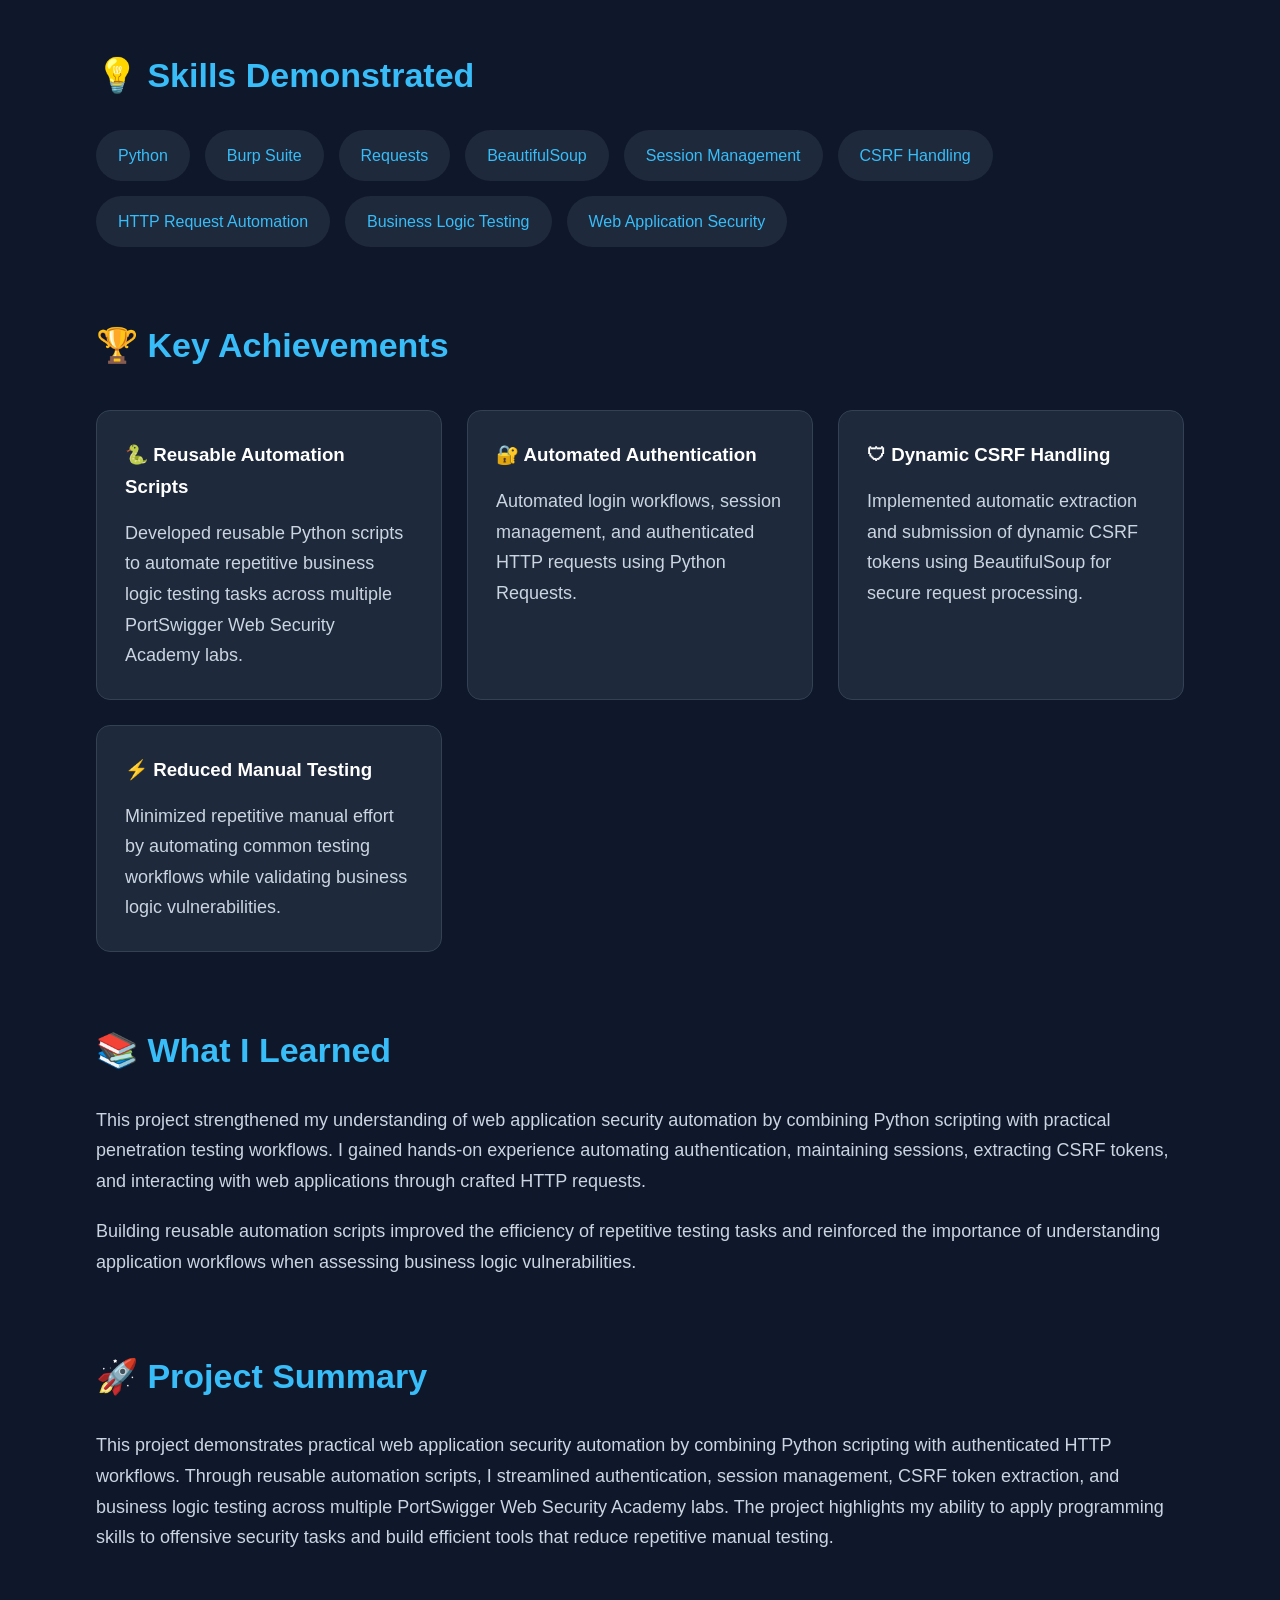
<file: Projects/project-business-logic/project-business-logic.html>
<!DOCTYPE html>
<html lang="en">
<head>
	<meta charset="UTF-8">
    <meta name="viewport" content="width=device-width, initial-scale=1.0">
	<title>Business Logic Testing Automation</title>
    <link rel="stylesheet" href="project-business-logic-style.css">
	<link rel="stylesheet" href="https://cdnjs.cloudflare.com/ajax/libs/font-awesome/6.7.2/css/all.min.css">
	
</head>
<body>
<nav class="project-nav">

    <div class="nav-left">
        <a href="../index.html">
            ← Portfolio
        </a>
    </div>

    <div class="nav-center">
        <span>⚙️ Business Logic Testing Automation</span>
    </div>

    <div class="nav-right">
        <a href="https://github.com/yamunagoud/001-Business-logic-vulnerability-scanner/"
           target="_blank">
            GitHub ↗
        </a>
    </div>

</nav>
<section class="project-hero">

    <div class="project-hero-content">

        <div class="project-info">

            <span class="project-badge">
                🌐 Web Application Security
            </span>

            <h1>
                ⚙️ Business Logic Testing Automation
            </h1>

            <p class="project-description">
                Developed Python automation scripts to streamline business logic testing by automating authentication workflows, session management, CSRF token extraction, and HTTP request manipulation while solving PortSwigger Web Security Academy labs.
            </p>
			<div class="project-stats">

                <div class="stat-card">
                    <h3>9</h3>
                    <p>Labs Automated</p>
                </div>

                <div class="stat-card">
                    <h3>7</h3>
                    <p>Python Scripts</p>
                </div>

                <div class="stat-card">
                    <h3>5+</h3>
                    <p>Automation Workflows</p>
                </div>

                <div class="stat-card">
                    <h3>100%</h3>
                    <p>Python Based</p>
                </div>

            </div>

            <div class="project-meta">

                <span>
                    🐍 Python
                </span>

                <span>
                    🕷 Burp Suite
                </span>

                <span>
                    📡 Requests
                </span>

                <span>
                    🍲 BeautifulSoup
                </span>

                <span>
                    🌐 HTTP
                </span>

            </div>

        </div>

        <div class="project-image">

            <a href="images/Business_Lgic_VS/collab.png" target="_blank">
                <img src="images/Business_Lgic_VS/collab.png"
                     alt="Business Logic Testing Automation">
            </a>

        </div>

    </div>

</section>
<section class="project-section">

    <h2>
        📖 Project Overview
    </h2>

    <p>
        Business logic vulnerabilities often require repetitive manual actions such as authenticating users, maintaining sessions, extracting CSRF tokens, and sending crafted HTTP requests. This project automates these repetitive workflows using Python, reducing manual effort and improving efficiency during web application security assessments.
    </p>

    <p>
        The automation scripts were developed while solving multiple PortSwigger Web Security Academy business logic labs and are designed to demonstrate practical web application security automation techniques.
    </p>

</section>
<section class="project-section">

<h2>
🎯 Objectives
</h2>

<div class="feature-grid">

<div class="feature-card">
<h3>🔐 Authentication</h3>
<p>Automate login workflows for authenticated testing.</p>
</div>

<div class="feature-card">
<h3>🛡 CSRF Handling</h3>
<p>Automatically extract and submit dynamic CSRF tokens.</p>
</div>

<div class="feature-card">
<h3>🍪 Session Management</h3>
<p>Maintain authenticated sessions across multiple HTTP requests.</p>
</div>

<div class="feature-card">
<h3>🌐 HTTP Automation</h3>
<p>Automate crafted GET and POST requests during testing.</p>
</div>

<div class="feature-card">
<h3>⚡ Business Logic Validation</h3>
<p>Reduce repetitive manual testing through reusable automation scripts.</p>
</div>

<div class="feature-card">
<h3>♻ Reusability</h3>
<p>Create reusable Python modules for future assessments.</p>
</div>

</div>

</section>

<section class="project-section">

    <h2>⚙️ Technical Workflow</h2>

    <p>
        The automation scripts follow a structured workflow to simulate authenticated user interactions and automate repetitive business logic testing tasks.
    </p>

    <div class="workflow">

        <div class="workflow-step">
            <div class="step-number">1</div>
            <h3>Authenticate User</h3>
            <p>Send login credentials and establish an authenticated session with the application.</p>
        </div>

        <div class="workflow-arrow">↓</div>

        <div class="workflow-step">
            <div class="step-number">2</div>
            <h3>Extract CSRF Token</h3>
            <p>Parse HTML responses using BeautifulSoup to retrieve dynamic CSRF tokens.</p>
        </div>

        <div class="workflow-arrow">↓</div>

        <div class="workflow-step">
            <div class="step-number">3</div>
            <h3>Maintain Session</h3>
            <p>Reuse session cookies to ensure authenticated communication across multiple requests.</p>
        </div>

        <div class="workflow-arrow">↓</div>

        <div class="workflow-step">
            <div class="step-number">4</div>
            <h3>Automate HTTP Requests</h3>
            <p>Send crafted GET and POST requests to execute business logic testing scenarios.</p>
        </div>

        <div class="workflow-arrow">↓</div>

        <div class="workflow-step">
            <div class="step-number">5</div>
            <h3>Validate Results</h3>
            <p>Verify responses and confirm successful execution of the intended business logic workflow.</p>
        </div>

    </div>

</section>
<section class="project-section">

    <h2>📸 Project Gallery</h2>

    <p>
        The screenshots below demonstrate different stages of the automation workflow, including Burp Suite analysis, Python automation scripts, terminal execution, HTTP requests, and successful completion of PortSwigger business logic labs.
    </p>

    <div class="gallery">

        <div class="gallery-item">
            <img src="images/Business_Lgic_VS/Lab_Marked_Solved.png" alt="Business Logic Overview">
            <h3>Business Logic Lab</h3>
            <p>Successful completion of a PortSwigger Business Logic lab.</p>
        </div>

        <div class="gallery-item">
            <img src="images/Business_Lgic_VS/python_Script.png" alt="Python Automation Script">
            <h3>Python Automation</h3>
            <p>Reusable Python script automating authentication and HTTP requests.</p>
        </div>

        <div class="gallery-item">
            <img src="images/Business_Lgic_VS/Terminal_Output.png" alt="Terminal Output">
            <h3>Execution Output</h3>
            <p>Automation executed successfully from the command line.</p>
        </div>

        <div class="gallery-item">
            <img src="images/Business_Lgic_VS/burp_Request_and_Response.png" alt="Burp Suite Request">
            <h3>Burp Suite Analysis</h3>
            <p>Intercepted and analyzed HTTP requests during testing.</p>
        </div>

        <div class="gallery-item">
            <img src="images/Business_Lgic_VS/Lab_Marked_Solved.png" alt="Lab Solved">
            <h3>Lab Solved</h3>
            <p>Validated successful exploitation of the business logic scenario.</p>
        </div>

        <div class="gallery-item">
            <img src="images/Business_Lgic_VS/Git_repo.png" alt="GitHub Repository">
            <h3>Project Repository</h3>
            <p>Source code and documentation hosted on GitHub.</p>
        </div>

    </div>

</section>
<section class="project-section">

    <h2>🧩 Challenges & Solutions</h2>

    <div class="feature-grid">

        <div class="feature-card">
            <h3>🔐 Authentication Automation</h3>
            <p>
                Automated user authentication by securely handling login requests and maintaining authenticated sessions for subsequent interactions.
            </p>
        </div>

        <div class="feature-card">
            <h3>🛡 Dynamic CSRF Handling</h3>
            <p>
                Extracted dynamic CSRF tokens from HTML responses using BeautifulSoup and automatically included them in subsequent requests.
            </p>
        </div>

        <div class="feature-card">
            <h3>🍪 Session Persistence</h3>
            <p>
                Managed session cookies using Python Requests to ensure uninterrupted authenticated communication across multiple HTTP requests.
            </p>
        </div>

        <div class="feature-card">
            <h3>⚡ Reusable Automation</h3>
            <p>
                Designed reusable Python scripts that reduced repetitive manual testing while solving multiple business logic scenarios.
            </p>
        </div>

    </div>

</section>
<section class="project-section">

    <h2>💡 Skills Demonstrated</h2>

    <div class="tech-list">

        <span>Python</span>
        <span>Burp Suite</span>
        <span>Requests</span>
        <span>BeautifulSoup</span>
        <span>Session Management</span>
        <span>CSRF Handling</span>
        <span>HTTP Request Automation</span>
        <span>Business Logic Testing</span>
        <span>Web Application Security</span>

    </div>

</section>
<section class="project-section">

    <h2>🏆 Key Achievements</h2>

    <div class="achievement-grid">

        <div class="achievement-card">
            <h3>🐍 Reusable Automation Scripts</h3>
            <p>
                Developed reusable Python scripts to automate repetitive business logic testing tasks across multiple PortSwigger Web Security Academy labs.
            </p>
        </div>

        <div class="achievement-card">
            <h3>🔐 Automated Authentication</h3>
            <p>
                Automated login workflows, session management, and authenticated HTTP requests using Python Requests.
            </p>
        </div>

        <div class="achievement-card">
            <h3>🛡 Dynamic CSRF Handling</h3>
            <p>
                Implemented automatic extraction and submission of dynamic CSRF tokens using BeautifulSoup for secure request processing.
            </p>
        </div>

        <div class="achievement-card">
            <h3>⚡ Reduced Manual Testing</h3>
            <p>
                Minimized repetitive manual effort by automating common testing workflows while validating business logic vulnerabilities.
            </p>
        </div>

    </div>

</section>
<section class="project-section">

    <h2>📚 What I Learned</h2>

    <p>
        This project strengthened my understanding of web application security automation by combining Python scripting with practical penetration testing workflows. I gained hands-on experience automating authentication, maintaining sessions, extracting CSRF tokens, and interacting with web applications through crafted HTTP requests.
    </p>

    <p>
        Building reusable automation scripts improved the efficiency of repetitive testing tasks and reinforced the importance of understanding application workflows when assessing business logic vulnerabilities.
    </p>

</section>
<section class="project-section">

    <h2>🚀 Project Summary</h2>

    <p>
        This project demonstrates practical web application security automation by combining Python scripting with authenticated HTTP workflows. Through reusable automation scripts, I streamlined authentication, session management, CSRF token extraction, and business logic testing across multiple PortSwigger Web Security Academy labs. The project highlights my ability to apply programming skills to offensive security tasks and build efficient tools that reduce repetitive manual testing.
    </p>

</section>
</body>
</file>
<file: css/style.css>
/* ==================================================
   GOOGLE FONT
================================================== */

@import url('https://fonts.googleapis.com/css2?family=Inter:wght@300;400;500;600;700;800;900&display=swap');


/* ==================================================
   CSS VARIABLES
================================================== */

:root{

    /* Colors */

    --primary-color:#3b82f6;
    --primary-hover:#2563eb;

    --secondary-color:#60a5fa;

    --accent-color:#38bdf8;

    --background:#0f172a;
    --surface:#111827;
    --surface-light:#1f2937;

    --border-color:#334155;

    --text-primary:#f8fafc;
    --text-secondary:#cbd5e1;
    --text-muted:#94a3b8;

    --success:#22c55e;
    --warning:#f59e0b;
    --danger:#ef4444;

    /* Layout */

    --container-width:1200px;

    --section-spacing:110px;

    --border-radius:16px;

    --transition:0.3s ease;

    --shadow:

        0 10px 30px rgba(0,0,0,.35);

}


/* ==================================================
   RESET
================================================== */

*{

    margin:0;
    padding:0;

    box-sizing:border-box;

}


html{

    scroll-behavior:smooth;

}


body{

    font-family:'Inter',sans-serif;

    background:var(--background);

    color:var(--text-primary);

    line-height:1.7;

    overflow-x:hidden;

}


img{

    display:block;

    max-width:100%;

}


a{

    color:inherit;

    text-decoration:none;

}


button{

    border:none;

    cursor:pointer;

    font:inherit;

}


ul{

    list-style:none;

}


/* ==================================================
   REUSABLE CONTAINER
================================================== */

.container{

    width:min(92%,var(--container-width));

    margin-inline:auto;

}


/* ==================================================
   SECTION SPACING
================================================== */

section{

    padding:var(--section-spacing) 0;

}


/* ==================================================
   SECTION HEADER
================================================== */

.section-header{

    text-align:center;

    max-width:760px;

    margin:0 auto 70px;

}


.section-label{

    display:inline-block;

    padding:8px 18px;

    margin-bottom:18px;

    border-radius:50px;

    background:rgba(59,130,246,.12);

    color:var(--secondary-color);

    font-size:.85rem;

    font-weight:700;

    letter-spacing:1px;

    text-transform:uppercase;

}


.section-title{

    margin-bottom:18px;

    font-size:clamp(2rem,4vw,3rem);

    font-weight:800;

    line-height:1.2;

}


.section-description{

    color:var(--text-secondary);

    font-size:1.05rem;

}


/* ==================================================
   DIVIDER
================================================== */

.section-divider{

    width:90px;

    height:3px;

    margin:70px auto;

    border-radius:20px;

    background:linear-gradient(
        90deg,
        var(--primary-color),
        var(--accent-color)
    );

}


/* ==================================================
   CARD
================================================== */

.card{

    background:var(--surface);

    border:1px solid var(--border-color);

    border-radius:var(--border-radius);

    box-shadow:var(--shadow);

    transition:var(--transition);

}


.card:hover{

    transform:translateY(-6px);

    border-color:var(--primary-color);

}


/* ==================================================
   BUTTONS
================================================== */

.btn{

    display:inline-flex;

    align-items:center;

    justify-content:center;

    gap:10px;

    padding:14px 26px;

    border-radius:10px;

    font-weight:600;

    transition:var(--transition);

}


.btn-primary{

    background:var(--primary-color);

    color:#fff;

}


.btn-primary:hover{

    background:var(--primary-hover);

}


.btn-secondary{

    border:1px solid var(--border-color);

    background:transparent;

    color:var(--text-primary);

}


.btn-secondary:hover{

    border-color:var(--primary-color);

    background:rgba(59,130,246,.12);

}


/* ==================================================
   CHIP SYSTEM
================================================== */

.chip-group{

    display:flex;

    flex-wrap:wrap;

    gap:10px;

}


.chip{

    padding:8px 14px;

    border-radius:999px;

    border:1px solid var(--border-color);

    background:var(--surface-light);

    color:var(--text-secondary);

    font-size:.85rem;

    transition:var(--transition);

}


.chip:hover{

    border-color:var(--primary-color);

    color:var(--primary-color);

}


/* ==================================================
   ICON TITLE
================================================== */

.icon-title{

    display:flex;

    align-items:center;

    gap:12px;

    margin-bottom:18px;

}


.icon-title i{

    color:var(--primary-color);

    font-size:1.25rem;

}


/* ==================================================
   CUSTOM SCROLLBAR
================================================== */

::-webkit-scrollbar{

    width:10px;

}

::-webkit-scrollbar-track{

    background:var(--surface);

}

::-webkit-scrollbar-thumb{

    background:var(--primary-color);

    border-radius:20px;

}

::-webkit-scrollbar-thumb:hover{

    background:var(--primary-hover);

}


/* ==================================================
   SCROLL OFFSET
================================================== */

#hero,
#about,
#projects,
#labs,
#certificates,
#contact{

    scroll-margin-top:90px;

}
</file>
<file: css/header.css>
/* ==================================================
   HEADER
================================================== */

.header{

    position:fixed;

    top:0;
    left:0;

    width:100%;

    z-index:1000;

    background:rgba(15,23,42,.88);

    backdrop-filter:blur(12px);

    -webkit-backdrop-filter:blur(12px);

    border-bottom:1px solid rgba(255,255,255,.06);

    transition:all .35s ease;

}


/* Optional class for JavaScript */

.header.scrolled{

    background:rgba(15,23,42,.96);

    box-shadow:0 10px 30px rgba(0,0,0,.30);

}


/* ==================================================
   HEADER CONTAINER
================================================== */

.header .container{

    display:flex;

    align-items:center;

    justify-content:space-between;

    height:78px;

}


/* ==================================================
   LOGO
================================================== */

.logo{

    display:flex;

    align-items:center;

    font-size:1.35rem;

    font-weight:800;

    color:var(--text-primary);

    letter-spacing:.5px;

    transition:var(--transition);

}

.logo:hover{

    color:var(--primary-color);

}

.logo span{

    background:linear-gradient(
        90deg,
        #60a5fa,
        #3b82f6,
        #93c5fd
    );

    -webkit-background-clip:text;

    -webkit-text-fill-color:transparent;

    background-clip:text;

}


/* ==================================================
   NAVIGATION
================================================== */

.navbar{

    display:flex;

    align-items:center;

    gap:34px;

}


/* ==================================================
   NAV LINKS
================================================== */

.navbar a{

    position:relative;

    color:var(--text-secondary);

    font-size:.95rem;

    font-weight:600;

    transition:var(--transition);

}


/* Hover */

.navbar a:hover{

    color:var(--text-primary);

}


/* Animated Underline */

.navbar a::after{

    content:"";

    position:absolute;

    left:0;
    bottom:-8px;

    width:0;

    height:2px;

    border-radius:10px;

    background:var(--primary-color);

    transition:width .30s ease;

}

.navbar a:hover::after{

    width:100%;

}
.nav-list{
    display:flex;
    align-items:center;
    gap:34px;
    list-style:none;
}

/* ==================================================
   ACTIVE LINK
================================================== */

.navbar a.active{

    color:var(--primary-color);

}

.navbar a.active::after{

    width:100%;

}


/* ==================================================
   FOCUS ACCESSIBILITY
================================================== */

.navbar a:focus-visible,
.logo:focus-visible{

    outline:2px solid var(--primary-color);

    outline-offset:6px;

    border-radius:4px;

}


/* ==================================================
   MOBILE MENU BUTTON
   (Used later in responsive.css)
================================================== */

.menu-toggle{

    display:none;

    align-items:center;

    justify-content:center;

    width:44px;

    height:44px;

    border:none;

    background:transparent;

    color:var(--text-primary);

    cursor:pointer;

    transition:var(--transition);

}

.menu-toggle:hover{

    color:var(--primary-color);

}

.menu-toggle i{

    font-size:1.35rem;

}


/* ==================================================
   HEADER ANIMATION
================================================== */

@keyframes slideDown{

    from{

        opacity:0;

        transform:translateY(-100%);

    }

    to{

        opacity:1;

        transform:translateY(0);

    }

}

.header{

    animation:slideDown .6s ease;

}
</file>
<file: css/hero.css>
/* ==================================================
   HERO SECTION
================================================== */

#hero{

    min-height:85vh;

    display:flex;

    align-items:center;

    padding-top:78px;

    background:
        radial-gradient(circle at top right,
        rgba(59,130,246,.15),
        transparent 35%),

        radial-gradient(circle at bottom left,
        rgba(56,189,248,.10),
        transparent 35%),

        var(--background);

}


/* ==================================================
   HERO LAYOUT
================================================== */

.hero-container{

    display:grid;

    grid-template-columns:1fr 0.95fr;

    align-items:start;

    gap:90px;
	padding-top:35px;
}


/* ==================================================
   HERO CONTENT
================================================== */

.hero-content{

    animation:fadeUp .8s ease;
	max-width:560px;

    animation:fadeUp .8s ease;

}


/* ==================================================
   HERO TITLE
================================================== */

.hero-content h1{

    margin-bottom:20px;

    font-size:clamp(3rem,4vw,4rem);

    font-weight:800;

    line-height:1.08;

    letter-spacing:-1.5px;

    max-width:620px;

    background:linear-gradient(
        90deg,
        #ffffff,
        #dbeafe,
        #93c5fd
    );

    -webkit-background-clip:text;

    -webkit-text-fill-color:transparent;

    background-clip:text;
	max-width:700px;

}


.hero-content p{

    max-width:540px;

    margin-bottom:35px;

    color:var(--text-secondary);

    font-size:1.1rem;

}


/* ==================================================
   HERO TAGLINE
================================================== */

.hero-tagline{

    display:flex;

    align-items:center;

    flex-wrap:wrap;

    gap:14px;

    margin-bottom:26px;

    color:var(--secondary-color);

    font-size:.95rem;

    font-weight:600;

    letter-spacing:.5px;

}


/* ==================================================
   HERO BUTTONS
================================================== */

.hero-buttons{

    display:flex;

    align-items:center;

    gap:16px;

    margin-top:40px;

}


/* ==================================================
   TERMINAL
================================================== */

.hero-terminal{

    overflow:hidden;

    border:1px solid var(--border-color);

    border-radius:18px;

    background:#020617;

	box-shadow:
        0 30px 60px rgba(0,0,0,.45),
        0 0 40px rgba(59,130,246,.08);

    animation:fadeRight .9s ease;
	width:100%;

    max-width:520px;
	transition:all .35s ease;
    justify-self:end;
	position:relative;
}


/* ==================================================
   TERMINAL HEADER
================================================== */

.terminal-header{

    display:flex;

    align-items:center;

    justify-content:space-between;

    padding:14px 18px;

    background:#111827;

    border-bottom:1px solid var(--border-color);

}


.terminal-buttons{

    display:flex;

    gap:8px;

}


.terminal-buttons span{

    width:12px;

    height:12px;

    border-radius:50%;

}


.red{

    background:#ef4444;

}

.yellow{

    background:#f59e0b;

}

.green{

    background:#22c55e;

}


.terminal-title{

    color:var(--text-muted);

    font-size:.85rem;

}


/* ==================================================
   TERMINAL BODY
================================================== */

.hero-terminal pre{

    margin:0;

    padding:28px;

    height:520px;

    overflow-y:auto;

    overflow-x:hidden;

    color:#d1d5db;

    font-family:
        Consolas,
        "Courier New",
        monospace;

    font-size:1rem;

    line-height:2;

    white-space:pre-wrap;

    scrollbar-width:none;

}

.hero-terminal pre::-webkit-scrollbar{

    display:none;

}

.terminal-green{

    color:#4ade80;

    font-weight:600;

}

/* ==================================================
   TERMINAL CURSOR
================================================== */

.cursor{

    color:#ffffff;

    animation:blink 1s infinite;

}
@keyframes blink{

    0%,
    50%{

        opacity:1;

    }

    51%,
    100%{

        opacity:0;

    }

}

/* ==================================================
   BUTTON HOVER
================================================== */

.hero-buttons .btn{

    min-width:auto;

    padding:16px 28px;

    white-space:nowrap;

}

.hero-buttons .btn:hover{

    transform:translateY(-3px);

}


/* ==================================================
   HERO IMAGE EFFECT
================================================== */

.hero-terminal:hover{

    transform:translateY(-6px) scale(1.01);

    transition:var(--transition);

}


/* ==================================================
   ANIMATIONS
================================================== */

@keyframes blink{

    0%{

        opacity:1;

    }

    50%{

        opacity:0;

    }

    100%{

        opacity:1;

    }

}


@keyframes fadeUp{

    from{

        opacity:0;

        transform:translateY(40px);

    }

    to{

        opacity:1;

        transform:translateY(0);

    }

}


@keyframes fadeRight{

    from{

        opacity:0;

        transform:translateX(60px);

    }

    to{

        opacity:1;

        transform:translateX(0);

    }

}
</file>
<file: css/about.css>
/* ==================================================
   ABOUT SECTION
================================================== */

#about{

    background:var(--background);

}


/* ==================================================
   ABOUT LAYOUT
================================================== */

.about-grid{

    display:grid;

    grid-template-columns:1.6fr .9fr;

    gap:60px;

    align-items:start;

}


/* ==================================================
   ABOUT CONTENT
================================================== */

.about-content{

    display:flex;

    flex-direction:column;

}


.about-content p{

    margin-bottom:24px;

    color:var(--text-secondary);

    font-size:1.05rem;

    text-align:justify;

}


.about-content p:last-child{

    margin-bottom:0;

}


/* ==================================================
   QUICK FACTS CARD
================================================== */

.about-card{

    padding:35px;

}


.about-card h3{

    margin-bottom:28px;

    font-size:1.4rem;

    color:var(--text-primary);

}


/* ==================================================
   FACT ITEM
================================================== */

.about-fact{

    display:flex;

    align-items:flex-start;

    gap:18px;

    padding:18px 0;

    border-bottom:1px solid rgba(255,255,255,.08);

}


.about-fact:last-child{

    border-bottom:none;

    padding-bottom:0;

}


.about-fact i{

    margin-top:4px;

    font-size:1.2rem;

    color:var(--primary-color);

    width:22px;

    text-align:center;

}


.about-fact strong{

    display:block;

    margin-bottom:6px;

    color:var(--text-primary);

    font-size:1rem;

}


.about-fact p{

    margin:0;

    color:var(--text-secondary);

    font-size:.95rem;

}


/* ==================================================
   EXPERTISE SECTION
================================================== */

.expertise-section{

    margin-top:40px;

}


/* ==================================================
   EXPERTISE GRID
================================================== */

.expertise-grid{

    display:grid;

    grid-template-columns:repeat(3,1fr);

    gap:28px;

    margin-top:55px;

}


/* ==================================================
   EXPERTISE CARD
================================================== */

.expertise-card{

    padding:30px;

    height:100%;

    transition:var(--transition);

}


.expertise-card:hover{

    transform:translateY(-8px);

}


/* ==================================================
   EXPERTISE ICON
================================================== */

.expertise-icon{

    display:inline-flex;

    align-items:center;

    justify-content:center;

    width:60px;

    height:60px;

    margin-bottom:24px;

    border-radius:16px;

    background:rgba(59,130,246,.12);

    color:var(--primary-color);

    font-size:1.5rem;

}


/* ==================================================
   EXPERTISE TITLE
================================================== */

.expertise-card h3{

    margin-bottom:20px;

    color:var(--text-primary);

    font-size:1.2rem;

    line-height:1.4;

}


/* ==================================================
   EXPERTISE LIST
================================================== */

.expertise-card ul{

    display:flex;

    flex-direction:column;

    gap:12px;

}


.expertise-card li{

    position:relative;

    padding-left:22px;

    color:var(--text-secondary);

    font-size:.95rem;

}


.expertise-card li::before{

    content:"";

    position:absolute;

    left:0;

    top:10px;

    width:8px;

    height:8px;

    border-radius:50%;

    background:var(--primary-color);

}


/* ==================================================
   CARD HOVER EFFECT
================================================== */

.expertise-card:hover .expertise-icon{

    background:var(--primary-color);

    color:#fff;

    transition:var(--transition);

}


/* ==================================================
   FADE-IN ANIMATION
================================================== */

.about-content,
.about-card,
.expertise-card{

    animation:fadeUp .8s ease;

}
</file>
<file: css/projects.css>
/* ==================================================
   PROJECTS SECTION
================================================== */

#projects{

    background:linear-gradient(
        180deg,
        var(--background),
        #111827
    );

}


/* ==================================================
   PROJECT CARD
================================================== */

.project-card{

    padding:38px;

    margin-bottom:45px;

    overflow:hidden;

    position:relative;

}

.project-card:last-child{

    margin-bottom:0;

}


/* ==================================================
   PROJECT HEADER
================================================== */

.project-header{

    display:grid;

    grid-template-columns:1.3fr .9fr;

    align-items:center;

    gap:45px;

}


/* ==================================================
   PROJECT CONTENT
================================================== */

.project-content{

    display:flex;

    flex-direction:column;

}


/* ==================================================
   CATEGORY BADGE
================================================== */

.project-category{

    display:inline-flex;

    align-items:center;

    gap:10px;

    align-self:flex-start;

    padding:8px 18px;

    margin-bottom:22px;

    border-radius:999px;

    background:rgba(59,130,246,.12);

    color:var(--secondary-color);

    font-size:.85rem;

    font-weight:600;

    letter-spacing:.5px;

}

.project-category i{

    color:var(--primary-color);

}


/* ==================================================
   PROJECT TITLE
================================================== */

.project-content h3{

    margin-bottom:20px;

    color:var(--text-primary);

    font-size:2rem;

    line-height:1.2;

    font-weight:700;

}

.project-content h3 i{

    margin-right:12px;

    color:var(--primary-color);

}


/* ==================================================
   PROJECT DESCRIPTION
================================================== */

.project-content p{

    color:var(--text-secondary);

    font-size:1rem;

    line-height:1.8;

    text-align:justify;

}


/* ==================================================
   PROJECT IMAGE
================================================== */

.project-image{

    position:relative;

    overflow:hidden;

    border-radius:16px;

    border:1px solid var(--border-color);

    background:#020617;

    box-shadow:0 20px 45px rgba(0,0,0,.35);

}


/* ==================================================
   IMAGE LINK
================================================== */

.project-image a{

    display:block;

}


/* ==================================================
   IMAGE
================================================== */

.project-image img{

    display:block;

    width:100%;

    height:100%;

    object-fit:cover;

    transition:transform .45s ease;

}


/* ==================================================
   IMAGE OVERLAY
================================================== */

.project-image::before{

    content:"";

    position:absolute;

    inset:0;

    background:linear-gradient(

        to top,

        rgba(15,23,42,.35),

        transparent

    );

    opacity:0;

    transition:opacity .35s ease;

    z-index:1;

}


/* ==================================================
   IMAGE HOVER
================================================== */

.project-card:hover .project-image::before{

    opacity:1;

}

.project-card:hover .project-image img{

    transform:scale(1.05);

}


/* ==================================================
   PROJECT BORDER EFFECT
================================================== */

.project-card::before{

    content:"";

    position:absolute;

    top:0;

    left:0;

    width:5px;

    height:100%;

    background:linear-gradient(

        180deg,

        var(--primary-color),

        var(--accent-color)

    );

}


/* ==================================================
   PROJECT HOVER
================================================== */

.project-card:hover{

    transform:translateY(-8px);

}


/* ==================================================
   CONTENT SPACING
================================================== */

.project-content>*{

    width:100%;

}
/* ==================================================
   PROJECT STATISTICS
================================================== */

.project-stats{

    display:flex;

    flex-wrap:wrap;

    gap:14px;

    margin-top:35px;

    margin-bottom:35px;

}

.project-stats span{

    display:inline-flex;

    align-items:center;

    gap:10px;

    padding:10px 18px;

    border:1px solid var(--border-color);

    border-radius:999px;

    background:rgba(59,130,246,.08);

    color:var(--text-secondary);

    font-size:.90rem;

    font-weight:500;

    transition:var(--transition);

}

.project-stats span i{

    color:var(--primary-color);

    font-size:.95rem;

}

.project-stats span:hover{

    border-color:var(--primary-color);

    background:rgba(59,130,246,.15);

    color:var(--text-primary);

}


/* ==================================================
   TECHNOLOGY STACK
================================================== */

.tech-stack{

    display:flex;

    flex-wrap:wrap;

    gap:12px;

    margin-bottom:30px;

}

.tech-stack span{

    display:inline-flex;

    align-items:center;

    justify-content:center;

    padding:10px 18px;

    border-radius:999px;

    background:var(--surface-light);

    border:1px solid var(--border-color);

    color:var(--text-secondary);

    font-size:.90rem;

    font-weight:500;

    transition:var(--transition);

}

.tech-stack span:hover{

    background:rgba(59,130,246,.12);

    border-color:var(--primary-color);

    color:var(--primary-color);

}


/* ==================================================
   PROJECT HIGHLIGHTS
================================================== */

.project-highlights{

    display:flex;

    flex-wrap:wrap;

    gap:12px;

    margin-bottom:35px;

}

.project-highlights span{

    position:relative;

    padding:10px 18px 10px 32px;

    border-radius:999px;

    background:rgba(34,197,94,.08);

    border:1px solid rgba(34,197,94,.25);

    color:var(--text-secondary);

    font-size:.90rem;

    transition:var(--transition);

}

.project-highlights span::before{

    content:"";

    position:absolute;

    left:14px;

    top:50%;

    transform:translateY(-50%);

    width:8px;

    height:8px;

    border-radius:50%;

    background:var(--success);

}

.project-highlights span:hover{

    background:rgba(34,197,94,.15);

    color:var(--text-primary);

}


/* ==================================================
   PROJECT LINKS
================================================== */

.project-links{

    display:flex;

    flex-wrap:wrap;

    gap:18px;

    margin-top:10px;

}

.project-links .btn{

    min-width:180px;

}

.project-links .btn i{

    font-size:1rem;

}


/* ==================================================
   PRIMARY BUTTON
================================================== */

.project-links .btn-primary:hover{

    transform:translateY(-3px);

    box-shadow:0 12px 25px rgba(59,130,246,.30);

}


/* ==================================================
   SECONDARY BUTTON
================================================== */

.project-links .btn-secondary:hover{

    transform:translateY(-3px);

    box-shadow:0 10px 20px rgba(0,0,0,.20);

}


/* ==================================================
   PROJECT SPACING
================================================== */

.project-card + .project-card{

    margin-top:50px;

}


/* ==================================================
   PROJECT TRANSITIONS
================================================== */

.project-card,
.project-image,
.project-image img,
.project-links .btn,
.project-stats span,
.tech-stack span,
.project-highlights span{

    transition:all .30s ease;

}


/* ==================================================
   FOCUS ACCESSIBILITY
================================================== */

.project-links a:focus-visible{

    outline:2px solid var(--primary-color);

    outline-offset:4px;

    border-radius:10px;

}
/* ==================================================
   IMAGE SHINE EFFECT
================================================== */

.project-image::after{

    content:"";

    position:absolute;

    top:0;

    left:-120%;

    width:60%;

    height:100%;

    background:linear-gradient(

        90deg,

        transparent,

        rgba(255,255,255,.15),

        transparent

    );

    transform:skewX(-25deg);

    transition:left .75s ease;

    pointer-events:none;

}

.project-card:hover .project-image::after{

    left:150%;

}


/* ==================================================
   PROJECT CONTENT ANIMATION
================================================== */

.project-content > *{

    transition:all .3s ease;

}

.project-card:hover .project-content h3{

    color:var(--primary-color);

}

.project-card:hover .project-category{

    background:rgba(59,130,246,.18);

}


/* ==================================================
   PROJECT IMAGE SHADOW
================================================== */

.project-card:hover .project-image{

    box-shadow:

        0 25px 50px rgba(0,0,0,.45),

        0 0 20px rgba(59,130,246,.12);

}


/* ==================================================
   CARD ENTRANCE ANIMATION
================================================== */

.project-card{

    animation:projectFade .7s ease both;

}

.project-card:nth-child(2){

    animation-delay:.15s;

}

.project-card:nth-child(3){

    animation-delay:.3s;

}

.project-card:nth-child(4){

    animation-delay:.45s;

}


/* ==================================================
   PROJECT ANIMATION
================================================== */

@keyframes projectFade{

    from{

        opacity:0;

        transform:translateY(40px);

    }

    to{

        opacity:1;

        transform:translateY(0);

    }

}


/* ==================================================
   HOVER LIFT EFFECT
================================================== */

.project-card{

    will-change:transform;

}

.project-card:hover{

    box-shadow:

        0 20px 60px rgba(0,0,0,.45);

}


/* ==================================================
   IMAGE PERFORMANCE
================================================== */

.project-image img{

    backface-visibility:hidden;

    transform:translateZ(0);

}


/* ==================================================
   SELECTION
================================================== */

.project-content::selection,
.project-content *::selection{

    background:var(--primary-color);

    color:#fff;

}


/* ==================================================
   KEYBOARD ACCESSIBILITY
================================================== */

.project-card:focus-within{

    border-color:var(--primary-color);

    box-shadow:

        0 0 0 3px rgba(59,130,246,.18);

}


/* ==================================================
   REDUCED MOTION
================================================== */

@media (prefers-reduced-motion:reduce){

    .project-card,
    .project-image,
    .project-image img,
    .project-links .btn,
    .project-content>*{

        animation:none;

        transition:none;

    }

}


/* ==================================================
   PRINT STYLES
================================================== */

@media print{

    #projects{

        background:#fff;

    }

    .project-card{

        page-break-inside:avoid;

        box-shadow:none;

        border:1px solid #ccc;

    }

    .project-links{

        display:none;

    }

}


/* ==================================================
   END OF PROJECTS
================================================== */
</file>
<file: css/labs.css>
/* ==================================================
   LABS SECTION
================================================== */

#labs{

    background:var(--background);

}


/* ==================================================
   LABS GRID
================================================== */

.labs-grid{

    display:grid;

    grid-template-columns:repeat(auto-fit,minmax(320px,1fr));

    gap:30px;

}


/* ==================================================
   LAB CARD
================================================== */

.labs-card{

    display:flex;

    flex-direction:column;

    padding:30px;

    position:relative;

    overflow:hidden;

    transition:var(--transition);
	cursor:pointer;

}

.labs-card:hover{

    transform:translateY(-8px);

}


/* Left Accent Border */

.labs-card::before{

    content:"";

    position:absolute;

    left:0;

    top:0;

    width:5px;

    height:100%;

    background:linear-gradient(
        180deg,
        var(--primary-color),
        var(--accent-color)
    );

}

.labs-card-link{

    display:block;

    color:inherit;

    text-decoration:none;

}

.labs-card-link:hover{

    text-decoration:none;

}

/* ==================================================
   LAB CONTENT
================================================== */

.labs-content{

    display:flex;

    flex-direction:column;

    height:100%;

}


/* ==================================================
   CATEGORY
================================================== */

.labs-category{

    display:inline-flex;

    align-items:center;

    gap:8px;

    align-self:flex-start;

    padding:8px 16px;

    margin-bottom:28px;

    border-radius:999px;

    background:rgba(59,130,246,.12);

    color:var(--primary-color);

    font-size:.85rem;

    font-weight:600;

}

.labs-category i{

    font-size:.8rem;

}

/* ==================================================
   TITLE
================================================== */

.labs-content h3{

    margin-bottom:20px;

    font-size:1.8rem;

    font-weight:700;

    line-height:1.3;

}

.labs-content h3 a{

    display:inline-flex;

    align-items:center;

    gap:10px;

    color:var(--text-primary);

    text-decoration:none;

    transition:var(--transition);

}

.labs-content h3 a:hover{

    color:var(--primary-color);

}

.labs-content h3 i{

    font-size:.85rem;

}

/* ==================================================
   ARTICLE META
================================================== */

.labs-meta{

    display:flex;

    flex-wrap:wrap;

    gap:12px;

    margin-bottom:22px;

}

.labs-meta .chip{

    display:flex;

    align-items:center;

    gap:8px;

    font-size:.82rem;

}

.labs-meta i{

    color:var(--primary-color);

}

/* ==================================================
   DESCRIPTION
================================================== */

.labs-content p{

    margin-bottom:24px;

    color:var(--text-secondary);

    line-height:1.8;

    font-size:1rem;
	max-width:900px;
}

/* ==================================================
   DIVIDER
================================================== */

.labs-content hr{

    border:none;

    height:1px;

    background:rgba(255,255,255,.08);

    margin:28px 0;

}

/* ==================================================
   TAGS
================================================== */


/* ==================================================
   BUTTON
================================================== */




/* ==================================================
   CARD HOVER EFFECTS
================================================== */

.labs-card:hover .labs-category{

    background:rgba(59,130,246,.18);

}

.labs-card:hover h3 a{

    color:var(--primary-color);

}


/* ==================================================
   SHINE EFFECT
================================================== */

.labs-card::after{

    content:"";

    position:absolute;

    top:0;

    left:-120%;

    width:60%;

    height:100%;

    background:linear-gradient(

        90deg,

        transparent,

        rgba(255,255,255,.12),

        transparent

    );

    transform:skewX(-25deg);

    transition:left .8s ease;

    pointer-events:none;

}

.labs-card:hover::after{

    left:150%;

}


/* ==================================================
   ENTRANCE ANIMATION
================================================== */

.labs-card{

    animation:fadeUp .7s ease both;

}

.labs-card:nth-child(2){

    animation-delay:.15s;

}

.labs-card:nth-child(3){

    animation-delay:.30s;

}

.labs-card:nth-child(4){

    animation-delay:.45s;

}


/* ==================================================
   ACCESSIBILITY
================================================== */

.labs-card:focus-within{

    border-color:var(--primary-color);

    box-shadow:0 0 0 3px rgba(59,130,246,.18);

}


/* ==================================================
   REDUCED MOTION
================================================== */

@media (prefers-reduced-motion:reduce){

    .labs-card,
    .labs-card::after{

        animation:none;

        transition:none;

    }

}


/* ==================================================
   PRINT
================================================== */

@media print{

    .labs-card{

        page-break-inside:avoid;

        box-shadow:none;

    }

}
</file>
<file: css/certificates.css>
/* ==================================================
   CERTIFICATES SECTION
================================================== */

#certificates{

    background:linear-gradient(
        180deg,
        #111827,
        var(--background)
    );

}


/* ==================================================
   CERTIFICATES GRID
================================================== */

.certificates-grid{

    display:grid;

    grid-template-columns:repeat(auto-fit,minmax(280px,1fr));

    gap:30px;

}


/* ==================================================
   CERTIFICATE CARD
================================================== */

.certificate-card{

    position:relative;

    overflow:hidden;

    display:flex;

    flex-direction:column;

    align-items:center;

    justify-content:center;

    text-align:center;

    padding:40px 30px;

    transition:var(--transition);

}

.certificate-card:hover{

    transform:translateY(-8px);

}


/* ==================================================
   LEFT ACCENT BORDER
================================================== */

.certificate-card::before{

    content:"";

    position:absolute;

    left:0;

    top:0;

    width:5px;

    height:100%;

    background:linear-gradient(

        180deg,

        var(--primary-color),

        var(--accent-color)

    );

}


/* ==================================================
   CERTIFICATE ICON
================================================== */

.certificate-icon{

    display:flex;

    align-items:center;

    justify-content:center;

    width:80px;

    height:80px;

    margin-bottom:25px;

    border-radius:50%;

    background:rgba(59,130,246,.12);

    color:var(--primary-color);

    font-size:2rem;

    transition:var(--transition);

}

.certificate-card:hover .certificate-icon{

    background:var(--primary-color);

    color:#fff;

}


/* ==================================================
   TITLE
================================================== */

.certificate-card h3{

    margin-bottom:15px;

    color:var(--text-primary);

    font-size:1.35rem;

    line-height:1.4;

    transition:var(--transition);

}

.certificate-card:hover h3{

    color:var(--primary-color);

}


/* ==================================================
   PROVIDER
================================================== */

.certificate-card p{

    color:var(--text-secondary);

    font-size:1rem;

    line-height:1.7;

}


/* ==================================================
   SHINE EFFECT
================================================== */

.certificate-card::after{

    content:"";

    position:absolute;

    top:0;

    left:-120%;

    width:60%;

    height:100%;

    background:linear-gradient(

        90deg,

        transparent,

        rgba(255,255,255,.10),

        transparent

    );

    transform:skewX(-25deg);

    transition:left .8s ease;

    pointer-events:none;

}

.certificate-card:hover::after{

    left:150%;

}


/* ==================================================
   ENTRANCE ANIMATION
================================================== */

.certificate-card{

    animation:fadeUp .7s ease both;

}

.certificate-card:nth-child(2){

    animation-delay:.15s;

}

.certificate-card:nth-child(3){

    animation-delay:.30s;

}

.certificate-card:nth-child(4){

    animation-delay:.45s;

}


/* ==================================================
   FOCUS ACCESSIBILITY
================================================== */

.certificate-card:focus-within{

    border-color:var(--primary-color);

    box-shadow:0 0 0 3px rgba(59,130,246,.18);

}


/* ==================================================
   REDUCED MOTION
================================================== */

@media (prefers-reduced-motion:reduce){

    .certificate-card,
    .certificate-card::after{

        animation:none;

        transition:none;

    }

}


/* ==================================================
   PRINT
================================================== */

@media print{

    .certificate-card{

        page-break-inside:avoid;

        box-shadow:none;

    }

}
/* ==================================================
   LEARNING ROADMAP STATUS
================================================== */

.roadmap-status{

    display:inline-flex;

    align-items:center;

    gap:10px;

    margin-top:25px;

    padding:10px 18px;

    border-radius:999px;

    background:rgba(34,197,94,.12);

    color:#22c55e;

    font-weight:600;

    font-size:.95rem;

}

.roadmap-status i{

    font-size:.8rem;

}
</file>
<file: css/contact.css>
/* ==================================================
   CONTACT SECTION
================================================== */

#contact{

    background:var(--background);

}


/* ==================================================
   CONTACT GRID
================================================== */

.contact-grid{

    display:flex;

    justify-content:center;

}


/* ==================================================
   CONTACT CARD
================================================== */

.contact-card{

    width:100%;

    max-width:850px;

    padding:40px;

    position:relative;

    overflow:hidden;

}


/* ==================================================
   LEFT ACCENT BORDER
================================================== */

.contact-card::before{

    content:"";

    position:absolute;

    top:0;

    left:0;

    width:5px;

    height:100%;

    background:linear-gradient(

        180deg,

        var(--primary-color),

        var(--accent-color)

    );

}


/* ==================================================
   CONTACT ITEM
================================================== */

.contact-item{

    display:flex;

    align-items:flex-start;

    gap:22px;

    padding:24px 0;

    border-bottom:1px solid rgba(255,255,255,.08);

}

.contact-item:last-child{

    border-bottom:none;

    padding-bottom:0;

}


/* ==================================================
   ICON
================================================== */

.contact-item i{

    display:flex;

    align-items:center;

    justify-content:center;

    width:55px;

    height:55px;

    border-radius:50%;

    background:rgba(59,130,246,.12);

    color:var(--primary-color);

    font-size:1.3rem;

    flex-shrink:0;

    transition:var(--transition);

}


/* ==================================================
   CONTENT
================================================== */

.contact-item div{

    flex:1;

}

.contact-item h3{

    margin-bottom:8px;

    color:var(--text-primary);

    font-size:1.15rem;

}

.contact-item p{

    color:var(--text-secondary);

    line-height:1.7;

}

.contact-item a{

    color:var(--text-secondary);

    transition:var(--transition);

    word-break:break-word;

}

.contact-item a:hover{

    color:var(--primary-color);

}


/* ==================================================
   CARD HOVER
================================================== */

.contact-card:hover .contact-item i{

    background:var(--primary-color);

    color:#fff;

}


/* ==================================================
   INDIVIDUAL ITEM HOVER
================================================== */

.contact-item{

    transition:var(--transition);

}

.contact-item:hover{

    transform:translateX(8px);

}


/* ==================================================
   SHINE EFFECT
================================================== */

.contact-card::after{

    content:"";

    position:absolute;

    top:0;

    left:-120%;

    width:60%;

    height:100%;

    background:linear-gradient(

        90deg,

        transparent,

        rgba(255,255,255,.10),

        transparent

    );

    transform:skewX(-25deg);

    transition:left .8s ease;

    pointer-events:none;

}

.contact-card:hover::after{

    left:150%;

}


/* ==================================================
   ENTRANCE ANIMATION
================================================== */

.contact-card{

    animation:fadeUp .8s ease both;

}


/* ==================================================
   FOCUS ACCESSIBILITY
================================================== */

.contact-item a:focus-visible{

    outline:2px solid var(--primary-color);

    outline-offset:4px;

    border-radius:4px;

}


/* ==================================================
   REDUCED MOTION
================================================== */

@media (prefers-reduced-motion:reduce){

    .contact-card,
    .contact-item{

        animation:none;

        transition:none;

    }

}


/* ==================================================
   PRINT
================================================== */

@media print{

    .contact-card{

        box-shadow:none;

        border:1px solid #ccc;

    }

}
</file>
<file: css/footer.css>
/* ==================================================
   FOOTER
================================================== */

.footer{

    position:relative;

    padding:40px 0;

    background:#020617;

    border-top:1px solid rgba(255,255,255,.08);

    overflow:hidden;

}


/* ==================================================
   FOOTER CONTAINER
================================================== */

.footer .container{

    display:flex;

    flex-direction:column;

    align-items:center;

    justify-content:center;

    gap:14px;

    text-align:center;

}


/* ==================================================
   FOOTER TEXT
================================================== */

.footer p{

    color:var(--text-secondary);

    font-size:.95rem;

    line-height:1.8;

}


/* ==================================================
   COPYRIGHT
================================================== */

.footer p:first-child{

    color:var(--text-primary);

    font-weight:600;

}


/* ==================================================
   HIGHLIGHT
================================================== */

.footer strong{

    color:var(--primary-color);

}


/* ==================================================
   TOP BORDER GLOW
================================================== */

.footer::before{

    content:"";

    position:absolute;

    top:0;

    left:50%;

    transform:translateX(-50%);

    width:180px;

    height:2px;

    background:linear-gradient(

        90deg,

        transparent,

        var(--primary-color),

        transparent

    );

}


/* ==================================================
   SUBTLE BACKGROUND GLOW
================================================== */

.footer::after{

    content:"";

    position:absolute;

    top:-120px;

    left:50%;

    transform:translateX(-50%);

    width:350px;

    height:350px;

    border-radius:50%;

    background:rgba(59,130,246,.05);

    filter:blur(80px);

    pointer-events:none;

}


/* ==================================================
   FOOTER LINKS
================================================== */

.footer a{

    color:var(--text-secondary);

    transition:var(--transition);

}

.footer a:hover{

    color:var(--primary-color);

}


/* ==================================================
   ENTRANCE ANIMATION
================================================== */

.footer{

    animation:fadeUp .8s ease both;

}


/* ==================================================
   ACCESSIBILITY
================================================== */

.footer a:focus-visible{

    outline:2px solid var(--primary-color);

    outline-offset:4px;

    border-radius:4px;

}


/* ==================================================
   REDUCED MOTION
================================================== */

@media (prefers-reduced-motion:reduce){

    .footer{

        animation:none;

        transition:none;

    }

}


/* ==================================================
   PRINT
================================================== */

@media print{

    .footer{

        background:#fff;

        color:#000;

        border-top:1px solid #ccc;

    }

}
</file>
<file: css/responsive.css>
/* ==================================================
   LARGE TABLETS (≤1024px)
================================================== */

@media (max-width:1024px){

    /* ---------- Hero ---------- */

    .hero-container{

        grid-template-columns:1fr;

        gap:60px;

        text-align:center;

    }

    .hero-content{

        align-items:center;

    }

    .hero-buttons{

        justify-content:center;

    }

    .hero-terminal{

        max-width:700px;

        margin:0 auto;

    }

    /* ---------- About ---------- */

    .about-grid{

        grid-template-columns:1fr;

        gap:40px;

    }

    /* ---------- Projects ---------- */

    .project-header{

        flex-direction:column;

        align-items:flex-start;

        gap:20px;

    }

    /* ---------- Contact ---------- */

    .contact-card{

        max-width:100%;

    }

}


/* ==================================================
   TABLETS (≤768px)
================================================== */

@media (max-width:768px){

    /* ---------- Global ---------- */

    .container{

        width:min(100% - 2rem,1200px);

    }

    section{

        padding:80px 0;

    }

    .section-title{

        font-size:2rem;

    }

    .section-description{

        font-size:1rem;

    }

    /* ---------- Header ---------- */

    .header .container{

        flex-direction:column;

        gap:20px;

    }

    .navbar{

        width:100%;

        justify-content:center;

        flex-wrap:wrap;

        gap:18px;

    }

    /* ---------- Hero ---------- */

    .hero-content h1{

        font-size:2.8rem;

    }

    .hero-content p{

        font-size:1rem;

    }

    .hero-buttons{

        flex-direction:column;

        width:100%;

    }

    .hero-buttons .btn{

        width:100%;

        justify-content:center;

    }

    /* ---------- Cards ---------- */

    .projects-grid,
    .labs-grid,
    .certificates-grid{

        grid-template-columns:1fr;

    }

    .project-card,
    .labs-card,
    .certificate-card,
    .contact-card{

        padding:30px;

    }

    /* ---------- Project ---------- */

    .project-links{

        flex-direction:column;

    }

    .project-links .btn{

        width:100%;

        justify-content:center;

    }

    /* ---------- Contact ---------- */

    .contact-item{

        gap:18px;

    }

}


/* ==================================================
   MOBILE (≤576px)
================================================== */

@media (max-width:576px){

    html{

        font-size:15px;

    }

    section{

        padding:70px 0;

    }

    .container{

        width:min(100% - 1.5rem,1200px);

    }

    /* ---------- Typography ---------- */

    .section-label{

        font-size:.75rem;

    }

    .section-title{

        font-size:1.8rem;

    }

    .hero-content h1{

        font-size:2.2rem;

        line-height:1.2;

    }

    /* ---------- Buttons ---------- */

    .btn{

        width:100%;

        justify-content:center;

    }

    /* ---------- Terminal ---------- */

    .hero-terminal{

        padding:20px;

    }

    .terminal-body{

        font-size:.85rem;

    }

    /* ---------- Cards ---------- */

    .project-card,
    .labs-card,
    .certificate-card{

        padding:25px;

    }

    /* ---------- Contact ---------- */

    .contact-card{

        padding:30px 25px;

    }

    .contact-item{

        flex-direction:column;

        align-items:flex-start;

    }

    .contact-item i{

        width:50px;

        height:50px;

    }

    /* ---------- Footer ---------- */

    .footer{

        padding:30px 0;

    }

    .footer p{

        font-size:.9rem;

    }

}


/* ==================================================
   SMALL MOBILE (≤400px)
================================================== */

@media (max-width:400px){

    .hero-content h1{

        font-size:2rem;

    }

    .section-title{

        font-size:1.6rem;

    }

    .project-card,
    .labs-card,
    .certificate-card,
    .contact-card{

        padding:20px;

    }

    .hero-terminal{

        overflow-x:auto;

    }

    .terminal-body{

        white-space:pre;

        min-width:320px;

    }

}
</file>
<file: Projects/project-business-logic/project-business-logic-style.css>
/* ===============================
   Global
================================== */

*{
    margin:0;
    padding:0;
    box-sizing:border-box;
}

body{
    font-family: "Segoe UI", Arial, sans-serif;
    background:#0f172a;
    color:#e2e8f0;
    line-height:1.7;
}

/* ===============================
   Hero
================================== */

.project-hero{
    padding:70px 8%;
}

.project-hero-content{
    display:flex;
    justify-content:space-between;
    align-items:center;
    gap:60px;
    flex-wrap:wrap;
}

.project-info{
    flex:1;
    min-width:350px;
}

.project-badge{
    display:inline-block;
    background:#1e293b;
    color:#38bdf8;
    padding:8px 18px;
    border-radius:25px;
    font-size:14px;
    margin-bottom:20px;
}

.project-info h1{
    font-size:48px;
    margin-bottom:25px;
    color:white;
}

.project-description{
    font-size:18px;
    color:#cbd5e1;
    margin-bottom:30px;
}

.project-meta{
    display:flex;
    flex-wrap:wrap;
    gap:12px;
}

.project-meta span{
    background:#1e293b;
    color:#38bdf8;
    padding:10px 18px;
    border-radius:30px;
    font-size:15px;
}

/* ===============================
   Image
================================== */

.project-image{
    flex:1;
    text-align:center;
}

.project-image img{
    width:100%;
    max-width:600px;
    border-radius:15px;
    border:2px solid #334155;
    transition:.4s;
    box-shadow:0 20px 40px rgba(0,0,0,.35);
}

.project-image img:hover{
    transform:scale(1.03);
}

/* ===============================
   Sections
================================== */

.project-section{
    width:85%;
    margin:70px auto;
}

.project-section h2{
    font-size:34px;
    margin-bottom:25px;
    color:#38bdf8;
}

.project-section p{
    font-size:18px;
    color:#cbd5e1;
    margin-bottom:20px;
}

/* ===============================
   Feature Cards
================================== */

.feature-grid{

    display:grid;
    grid-template-columns:repeat(auto-fit,minmax(260px,1fr));
    gap:25px;

}

.feature-card{

    background:#1e293b;
    padding:28px;
    border-radius:14px;
    transition:.35s;
    border:1px solid #334155;

}

.feature-card:hover{

    transform:translateY(-8px);

    border-color:#38bdf8;

}

.feature-card h3{

    margin-bottom:15px;

    color:white;

    font-size:22px;

}

.feature-card p{

    color:#cbd5e1;

    font-size:16px;

}

/* ===============================
   Gallery
================================== */

.gallery{

    display:grid;

    grid-template-columns:repeat(auto-fit,minmax(320px,1fr));

    gap:30px;

}

.gallery img{

    width:100%;

    border-radius:12px;

    transition:.3s;

    border:2px solid #334155;

}

.gallery img:hover{

    transform:scale(1.03);

}

/* ===============================
   Lists
================================== */

.tech-list{

    display:flex;

    flex-wrap:wrap;

    gap:15px;

}

.tech-list span{

    background:#1e293b;

    color:#38bdf8;

    padding:12px 22px;

    border-radius:30px;

}

.skills{

    display:grid;

    grid-template-columns:repeat(auto-fit,minmax(220px,1fr));

    gap:20px;

}

.skill{

    background:#1e293b;

    padding:20px;

    border-radius:10px;

    text-align:center;

}

/* ===============================
   Buttons
================================== */

.project-btn{

    display:inline-block;

    margin-top:25px;

    padding:14px 30px;

    background:#38bdf8;

    color:white;

    text-decoration:none;

    border-radius:8px;

    transition:.3s;

}

.project-btn:hover{

    background:#0ea5e9;

}

/* ===============================
   Mobile
================================== */

@media(max-width:768px){

.project-info h1{

font-size:36px;

}

.project-description{

font-size:17px;

}

.project-hero{

padding:40px 7%;

}

.project-section{

width:92%;

}

}
/* ===============================
   Technical Workflow
================================== */

.workflow{
    margin-top:40px;
    display:flex;
    flex-direction:column;
    align-items:center;
    gap:20px;
}

.workflow-step{
    width:100%;
    max-width:750px;
    background:#1e293b;
    border:1px solid #334155;
    border-radius:14px;
    padding:25px;
    display:flex;
    align-items:flex-start;
    gap:20px;
    transition:0.3s;
}

.workflow-step:hover{
    transform:translateY(-4px);
    border-color:#38bdf8;
}

.step-number{
    min-width:55px;
    height:55px;
    border-radius:50%;
    background:#38bdf8;
    color:white;
    display:flex;
    justify-content:center;
    align-items:center;
    font-size:22px;
    font-weight:bold;
}

.workflow-step h3{
    color:white;
    margin-bottom:8px;
    font-size:22px;
}

.workflow-step p{
    color:#cbd5e1;
    margin:0;
    font-size:16px;
}

.workflow-arrow{
    font-size:34px;
    color:#38bdf8;
    font-weight:bold;
}
/* ===============================
   Gallery
================================== */

.gallery{
    display:grid;
    grid-template-columns:repeat(auto-fit,minmax(320px,1fr));
    gap:30px;
    align-items:stretch;
}

.gallery-item{
    background:#1e293b;
    border:1px solid #334155;
    border-radius:14px;
    overflow:hidden;
    transition:.35s;

    display:flex;
    flex-direction:column;
    height:100%;
}

.gallery-item:hover{

    transform:translateY(-8px);
    border-color:#38bdf8;

}

.gallery-item img{
    width: 100%;
    height: 180px;      /* Same height for all images */
    object-fit: cover;  /* Crop instead of stretching */
    display: block;
    transition: .3s;
}

.gallery-item:hover img{

    transform:scale(1.03);

}

.gallery-item h3{

    color:white;
    margin:20px;

}

.gallery-item p{

    margin:0 20px 20px;
    color:#cbd5e1;

}
/* ===============================
   Key Achievements
================================== */

.achievement-grid{

    display:grid;
    grid-template-columns:repeat(auto-fit,minmax(280px,1fr));
    gap:25px;
    margin-top:35px;

}

.achievement-card{

    background:#1e293b;
    border:1px solid #334155;
    border-radius:14px;
    padding:28px;
    transition:.3s;

}

.achievement-card:hover{

    transform:translateY(-8px);
    border-color:#38bdf8;

}

.achievement-card h3{

    color:white;
    margin-bottom:15px;

}

.achievement-card p{

    color:#cbd5e1;
    margin:0;

}
/* ===============================
   Project Stats
================================== */

.project-stats{
    display:grid;
    grid-template-columns:repeat(4,1fr);
    gap:15px;
    margin:30px 0;
}

.stat-card{
    background:#1e293b;
    border:1px solid #334155;
    border-radius:12px;
    text-align:center;
    padding:20px;
    transition:.3s;
}

.stat-card:hover{
    transform:translateY(-5px);
    border-color:#38bdf8;
}

.stat-card h3{
    color:#38bdf8;
    font-size:30px;
    margin-bottom:8px;
}

.stat-card p{
    color:#cbd5e1;
    font-size:14px;
    margin:0;
}

@media(max-width:768px){
    .project-stats{
        grid-template-columns:repeat(2,1fr);
    }
}
/*==================================
    Sticky Navigation
===================================*/

.project-nav{

    position:sticky;
    top:0;
    z-index:1000;

    display:flex;
    justify-content:space-between;
    align-items:center;

    padding:18px 8%;

    background:rgba(15,23,42,.92);
    backdrop-filter:blur(12px);

    border-bottom:1px solid #334155;

}

.nav-left a,
.nav-right a{

    color:#38bdf8;
    text-decoration:none;
    font-weight:600;
    transition:.3s;

}

.nav-left a:hover,
.nav-right a:hover{

    color:white;

}

.nav-center{

    color:white;
    font-size:18px;
    font-weight:700;

}
</file>
